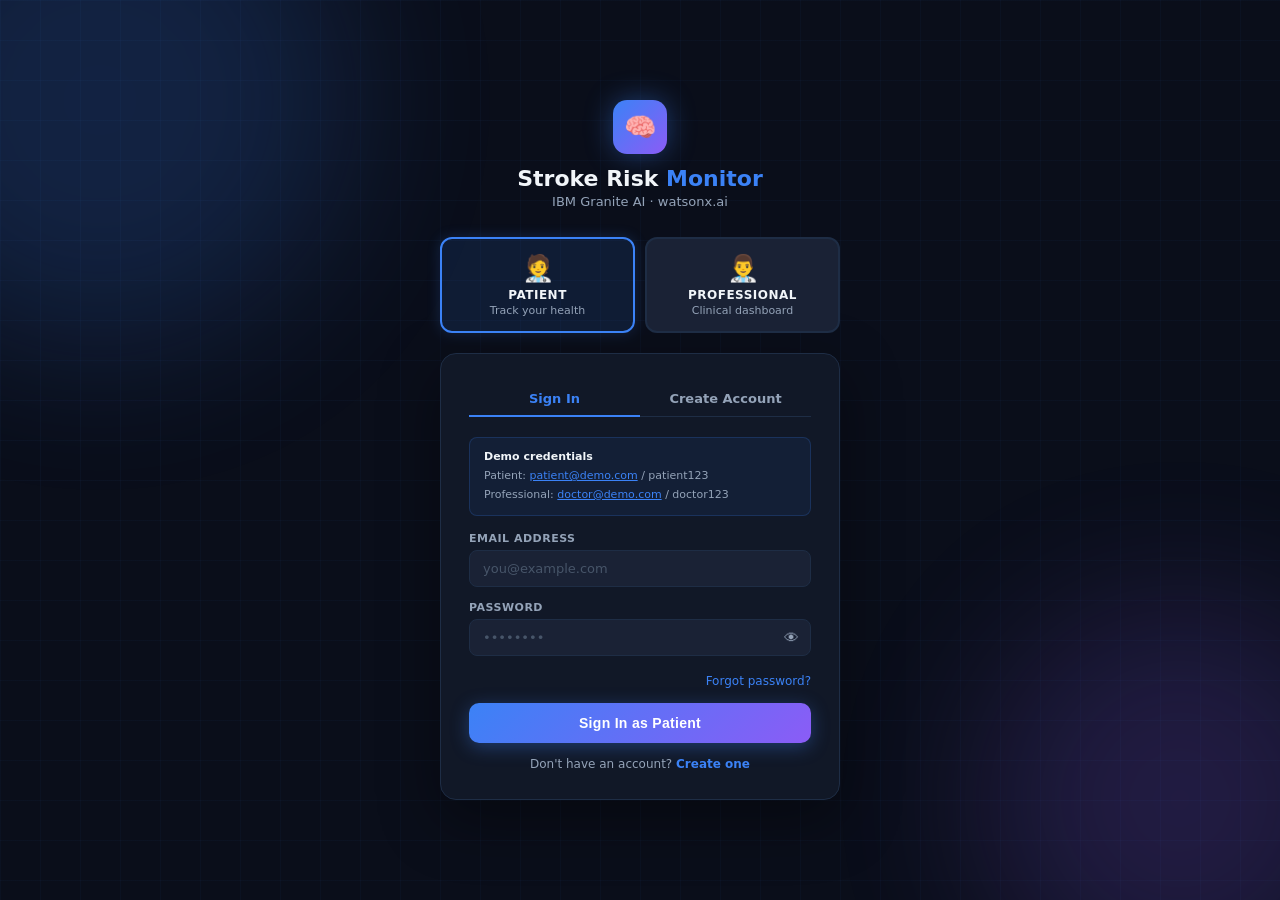
<file: app/templates/login.html>
<!DOCTYPE html>
<html lang="en">
<head>
<meta charset="UTF-8"/>
<meta name="viewport" content="width=device-width,initial-scale=1.0"/>
<title>Sign In — Stroke Risk Monitor</title>
<style>
*{box-sizing:border-box;margin:0;padding:0}
:root{
  --bg:#0a0e1a;--surface:#111827;--surface2:#1a2235;
  --border:#1e2d45;--accent:#3b82f6;--accent2:#8b5cf6;
  --danger:#ef4444;--ok:#10b981;--text:#f1f5f9;--muted:#94a3b8;
}
body{font-family:-apple-system,"Segoe UI",system-ui,sans-serif;
  background:var(--bg);color:var(--text);min-height:100vh;
  display:flex;flex-direction:column;align-items:center;justify-content:center;
  overflow-x:hidden;}
body::before{content:'';position:fixed;inset:0;
  background-image:linear-gradient(rgba(59,130,246,.04) 1px,transparent 1px),
    linear-gradient(90deg,rgba(59,130,246,.04) 1px,transparent 1px);
  background-size:40px 40px;pointer-events:none;}
.blob{position:fixed;border-radius:50%;filter:blur(80px);opacity:.18;pointer-events:none}
.blob1{width:500px;height:500px;background:var(--accent);top:-150px;left:-150px}
.blob2{width:400px;height:400px;background:var(--accent2);bottom:-100px;right:-100px}

.wrap{position:relative;z-index:1;width:100%;max-width:440px;padding:20px}

/* Brand */
.brand{text-align:center;margin-bottom:28px}
.brand-icon{width:54px;height:54px;border-radius:14px;
  background:linear-gradient(135deg,var(--accent),var(--accent2));
  display:flex;align-items:center;justify-content:center;
  font-size:26px;margin:0 auto 12px;box-shadow:0 0 28px rgba(59,130,246,.4);}
.brand h1{font-size:22px;font-weight:800;margin-bottom:3px}
.brand h1 span{color:var(--accent)}
.brand p{font-size:13px;color:var(--muted)}

/* Role tabs */
.role-tabs{display:grid;grid-template-columns:1fr 1fr;gap:10px;margin-bottom:20px}
.role-btn{background:var(--surface2);border:2px solid var(--border);
  border-radius:12px;padding:14px 10px;text-align:center;cursor:pointer;transition:all .2s;}
.role-btn:hover{border-color:var(--accent);background:rgba(59,130,246,.08)}
.role-btn.active{border-color:var(--accent);background:rgba(59,130,246,.12);box-shadow:0 0 14px rgba(59,130,246,.2)}
.role-btn.active.pro{border-color:var(--accent2);background:rgba(139,92,246,.12);box-shadow:0 0 14px rgba(139,92,246,.2)}
.role-icon{font-size:26px;margin-bottom:5px}
.role-label{font-size:12px;font-weight:700;text-transform:uppercase;letter-spacing:.5px}
.role-desc{font-size:11px;color:var(--muted);margin-top:2px}

/* Card */
.card{background:var(--surface);border:1px solid var(--border);border-radius:16px;
  padding:28px;box-shadow:0 20px 60px rgba(0,0,0,.4);}

/* Mode switch (tabs inside card) */
.mode-row{display:flex;border-bottom:1px solid var(--border);margin-bottom:20px}
.mode-tab{flex:1;text-align:center;padding:9px;font-size:13px;font-weight:700;
  color:var(--muted);cursor:pointer;border-bottom:2px solid transparent;
  margin-bottom:-1px;transition:all .15s;}
.mode-tab:hover{color:var(--text)}
.mode-tab.active{color:var(--accent);border-bottom-color:var(--accent)}
.mode-tab.active.pro-tab{color:var(--accent2);border-bottom-color:var(--accent2)}

/* Form elements */
.field{display:flex;flex-direction:column;gap:5px;margin-bottom:14px}
label{font-size:11px;font-weight:600;color:var(--muted);text-transform:uppercase;letter-spacing:.5px}
input,select{background:var(--surface2);border:1px solid var(--border);
  border-radius:8px;padding:10px 13px;font-size:13px;color:var(--text);
  font-family:inherit;width:100%;transition:border .15s,box-shadow .15s;}
input:focus,select:focus{outline:none;border-color:var(--accent);box-shadow:0 0 0 3px rgba(59,130,246,.15)}
input::placeholder{color:#475569}
select option{background:var(--surface2)}

/* Password field with toggle */
.pw-wrap{position:relative}
.pw-wrap input{padding-right:40px}
.pw-toggle{position:absolute;right:12px;top:50%;transform:translateY(-50%);
  background:none;border:none;cursor:pointer;color:var(--muted);font-size:15px;padding:0}
.pw-toggle:hover{color:var(--text)}

.row2{display:grid;grid-template-columns:1fr 1fr;gap:12px}

/* Submit button */
.btn-submit{width:100%;padding:12px;border:none;border-radius:10px;
  font-size:14px;font-weight:700;cursor:pointer;
  background:linear-gradient(135deg,var(--accent),var(--accent2));
  color:#fff;box-shadow:0 4px 18px rgba(59,130,246,.35);
  transition:all .2s;letter-spacing:.3px;margin-top:4px;
  display:flex;align-items:center;justify-content:center;gap:8px;}
.btn-submit:hover{transform:translateY(-1px);box-shadow:0 8px 26px rgba(59,130,246,.5)}
.btn-submit:disabled{opacity:.55;transform:none;cursor:not-allowed}
.btn-submit.pro-mode{background:linear-gradient(135deg,var(--accent2),#ec4899);
  box-shadow:0 4px 18px rgba(139,92,246,.35)}
.btn-submit.pro-mode:hover{box-shadow:0 8px 26px rgba(139,92,246,.5)}
.spinner-sm{width:14px;height:14px;border:2px solid rgba(255,255,255,.25);
  border-top-color:#fff;border-radius:50%;animation:spin .6s linear infinite;display:none}
.spinner-sm.show{display:inline-block}
@keyframes spin{to{transform:rotate(360deg)}}

/* Alert boxes */
.alert{border-radius:8px;padding:10px 14px;font-size:12px;margin-bottom:14px;display:none}
.alert.show{display:block}
.alert-err{background:rgba(239,68,68,.12);border:1px solid rgba(239,68,68,.3);color:#fca5a5}
.alert-ok{background:rgba(16,185,129,.12);border:1px solid rgba(16,185,129,.3);color:#6ee7b7}
.alert-warn{background:rgba(245,158,11,.12);border:1px solid rgba(245,158,11,.3);color:#fcd34d}

/* Demo hint */
.demo-box{background:rgba(59,130,246,.07);border:1px solid rgba(59,130,246,.2);
  border-radius:8px;padding:10px 14px;font-size:11px;color:var(--muted);
  margin-bottom:16px;line-height:1.7;}
.demo-box strong{color:var(--text)}
.demo-box a{color:var(--accent);cursor:pointer;text-decoration:underline}

/* Divider */
.divider{display:flex;align-items:center;gap:10px;margin:16px 0;color:var(--muted);font-size:12px}
.divider::before,.divider::after{content:'';flex:1;height:1px;background:var(--border)}

.hint{font-size:12px;color:var(--muted);text-align:center;margin-top:14px}
.hint a{color:var(--accent);cursor:pointer;font-weight:600;text-decoration:none}
.hint a:hover{text-decoration:underline}

/* Password strength */
.strength-bar{height:3px;border-radius:2px;margin-top:5px;transition:all .3s;background:var(--border)}
.strength-label{font-size:10px;color:var(--muted);margin-top:3px}

/* Terms */
.terms{font-size:11px;color:var(--muted);margin-top:10px;line-height:1.6}
.terms a{color:var(--accent)}

/* Account type badge in signup */
.account-banner{border-radius:8px;padding:10px 14px;font-size:12px;margin-bottom:16px;
  display:flex;align-items:center;gap:8px}
.ab-patient{background:rgba(59,130,246,.1);border:1px solid rgba(59,130,246,.2);color:var(--accent)}
.ab-pro{background:rgba(139,92,246,.1);border:1px solid rgba(139,92,246,.2);color:var(--accent2)}
</style>
</head>
<body>
<div class="blob blob1"></div>
<div class="blob blob2"></div>

<div class="wrap">
  <!-- Brand -->
  <div class="brand">
    <div class="brand-icon">🧠</div>
    <h1>Stroke Risk <span>Monitor</span></h1>
    <p>IBM Granite AI · watsonx.ai</p>
  </div>

  <!-- Role selector -->
  <div class="role-tabs">
    <div class="role-btn active" id="tab-patient" onclick="selectRole('patient')">
      <div class="role-icon">🧑‍⚕️</div>
      <div class="role-label">Patient</div>
      <div class="role-desc">Track your health</div>
    </div>
    <div class="role-btn" id="tab-pro" onclick="selectRole('professional')">
      <div class="role-icon">👨‍⚕️</div>
      <div class="role-label">Professional</div>
      <div class="role-desc">Clinical dashboard</div>
    </div>
  </div>

  <!-- Card with Sign In / Create Account tabs -->
  <div class="card">
    <div class="mode-row">
      <div class="mode-tab active" id="mt-signin" onclick="switchMode('signin')">Sign In</div>
      <div class="mode-tab" id="mt-signup" onclick="switchMode('signup')">Create Account</div>
    </div>

    <!-- ── SIGN IN PANEL ── -->
    <div id="panel-signin">
      <div class="demo-box" id="demo-box">
        <strong>Demo credentials</strong><br>
        Patient: <a onclick="fillDemo('patient')">patient@demo.com</a> / patient123<br>
        Professional: <a onclick="fillDemo('professional')">doctor@demo.com</a> / doctor123
      </div>
      <div class="alert alert-err" id="login-err"></div>
      <div class="alert alert-ok" id="login-ok"></div>

      <div class="field">
        <label>Email Address</label>
        <input id="li-email" type="email" placeholder="you@example.com" autocomplete="username"/>
      </div>
      <div class="field">
        <label>Password</label>
        <div class="pw-wrap">
          <input id="li-password" type="password" placeholder="••••••••"
                 autocomplete="current-password" onkeydown="if(event.key==='Enter') doLogin()"/>
          <button class="pw-toggle" type="button" onclick="togglePw('li-password',this)">👁</button>
        </div>
      </div>

      <div style="text-align:right;margin-bottom:14px">
        <a style="font-size:12px;color:var(--accent);cursor:pointer" onclick="showForgot()">Forgot password?</a>
      </div>

      <button class="btn-submit" id="li-btn" onclick="doLogin()">
        <span id="li-btn-txt">Sign In as Patient</span>
        <div class="spinner-sm" id="li-spin"></div>
      </button>

      <div class="hint">Don't have an account? <a onclick="switchMode('signup')">Create one</a></div>
    </div>

    <!-- ── CREATE ACCOUNT PANEL ── -->
    <div id="panel-signup" style="display:none">
      <div class="account-banner ab-patient" id="acc-banner">
        🧑‍⚕️ Creating a <strong>Patient</strong> account
      </div>
      <div class="alert alert-err" id="reg-err"></div>
      <div class="alert alert-ok" id="reg-ok"></div>

      <div class="row2">
        <div class="field">
          <label>First Name *</label>
          <input id="reg-fname" type="text" placeholder="Jane"/>
        </div>
        <div class="field">
          <label>Last Name *</label>
          <input id="reg-lname" type="text" placeholder="Smith"/>
        </div>
      </div>
      <div class="field">
        <label>Email Address *</label>
        <input id="reg-email" type="email" placeholder="jane@example.com" autocomplete="username"/>
      </div>

      <!-- Professional-only field -->
      <div class="field" id="reg-org-field" style="display:none">
        <label>Hospital / Organisation *</label>
        <input id="reg-org" type="text" placeholder="e.g. City General Hospital"/>
      </div>
      <div class="field" id="reg-lic-field" style="display:none">
        <label>Medical Licence Number *</label>
        <input id="reg-lic" type="text" placeholder="e.g. MCI-2024-00123"/>
      </div>

      <!-- Patient-only field -->
      <div class="field" id="reg-dob-field">
        <label>Date of Birth</label>
        <input id="reg-dob" type="date"/>
      </div>

      <div style="background:rgba(59,130,246,.06);border:1px solid rgba(59,130,246,.15);border-radius:8px;padding:14px;margin-bottom:2px">
        <div style="font-size:11px;font-weight:700;color:var(--accent);text-transform:uppercase;letter-spacing:.5px;margin-bottom:10px">
          👥 Emergency Neighbor Contacts
        </div>
        <div style="display:flex;flex-direction:column;gap:10px">
          <div style="display:grid;grid-template-columns:1fr 1fr;gap:10px">
            <div class="field" style="margin-bottom:0">
              <label>Neighbor 1 Name</label>
              <input id="reg-nb1-name" type="text" placeholder="e.g. Ravi Kumar"/>
            </div>
            <div class="field" style="margin-bottom:0">
              <label>Neighbor 1 Phone</label>
              <input id="reg-nb1-phone" type="tel" placeholder="+91-98765-11111"/>
            </div>
          </div>
          <div style="display:grid;grid-template-columns:1fr 1fr;gap:10px">
            <div class="field" style="margin-bottom:0">
              <label>Neighbor 2 Name</label>
              <input id="reg-nb2-name" type="text" placeholder="e.g. Priya Sharma"/>
            </div>
            <div class="field" style="margin-bottom:0">
              <label>Neighbor 2 Phone</label>
              <input id="reg-nb2-phone" type="tel" placeholder="+91-98765-22222"/>
            </div>
          </div>
        </div>
        <div style="font-size:10px;color:var(--muted);margin-top:8px">These contacts will be alerted in case of an SOS emergency.</div>
      </div>

      <div class="field">
        <label>Password *</label>
        <div class="pw-wrap">
          <input id="reg-pw" type="password" placeholder="Minimum 8 characters"
                 oninput="checkStrength(this.value)" autocomplete="new-password"/>
          <button class="pw-toggle" type="button" onclick="togglePw('reg-pw',this)">👁</button>
        </div>
        <div class="strength-bar" id="str-bar"></div>
        <div class="strength-label" id="str-lbl"></div>
      </div>
      <div class="field">
        <label>Confirm Password *</label>
        <div class="pw-wrap">
          <input id="reg-pw2" type="password" placeholder="Repeat password" autocomplete="new-password"
                 onkeydown="if(event.key==='Enter') doRegister()"/>
          <button class="pw-toggle" type="button" onclick="togglePw('reg-pw2',this)">👁</button>
        </div>
      </div>

      <p class="terms">By creating an account you agree to our <a href="#">Terms of Service</a> and
        acknowledge that this is a decision-support tool only — not a diagnostic system.</p>

      <button class="btn-submit" id="reg-btn" onclick="doRegister()" style="margin-top:14px">
        <span id="reg-btn-txt">Create Patient Account</span>
        <div class="spinner-sm" id="reg-spin"></div>
      </button>

      <div class="hint">Already have an account? <a onclick="switchMode('signin')">Sign in</a></div>
    </div>

    <!-- ── FORGOT PASSWORD PANEL ── -->
    <div id="panel-forgot" style="display:none">
      <div class="alert alert-ok" id="forgot-ok"></div>
      <p style="font-size:13px;color:var(--muted);margin-bottom:16px">Enter your registered email address and we'll send you a password reset link.</p>
      <div class="field">
        <label>Email Address</label>
        <input id="fp-email" type="email" placeholder="you@example.com"/>
      </div>
      <button class="btn-submit" onclick="doForgot()">Send Reset Link</button>
      <div class="hint" style="margin-top:12px"><a onclick="switchMode('signin')">Back to Sign In</a></div>
    </div>
  </div>
</div>

<script>
/* ─── State ──────────────────────────────────────────────────────────────── */
let _role = 'patient';
let _mode = 'signin'; // 'signin' | 'signup' | 'forgot'

/* ─── Built-in accounts (demo + all user-created accounts stored in localStorage) */
const DEMO = {
  patient:      { email:'patient@demo.com',  password:'patient123',  name:'Demo Patient',    role:'patient' },
  professional: { email:'doctor@demo.com',   password:'doctor123',   name:'Dr. Demo',         role:'professional' },
};

function getAccounts(){
  try{ return JSON.parse(localStorage.getItem('srm_accounts')||'[]'); } catch{ return []; }
}
function saveAccounts(list){
  localStorage.setItem('srm_accounts', JSON.stringify(list));
}

/* ─── Role selector ──────────────────────────────────────────────────────── */
function selectRole(role){
  _role = role;
  const isPro = role === 'professional';

  // Tab highlight
  const pt = document.getElementById('tab-patient');
  const pp = document.getElementById('tab-pro');
  pt.classList.toggle('active', !isPro);
  pp.classList.toggle('active', isPro);
  if(isPro) pp.classList.add('pro'); else pp.classList.remove('pro');

  // Sign-in button
  const liBtn = document.getElementById('li-btn');
  const liTxt = document.getElementById('li-btn-txt');
  liTxt.textContent = isPro ? 'Sign In as Professional' : 'Sign In as Patient';
  liBtn.className   = 'btn-submit' + (isPro ? ' pro-mode' : '');

  // Sign-up button + banner
  document.getElementById('reg-btn-txt').textContent = isPro ? 'Create Professional Account' : 'Create Patient Account';
  document.getElementById('reg-btn').className       = 'btn-submit' + (isPro ? ' pro-mode' : '');
  document.getElementById('acc-banner').className    = 'account-banner ' + (isPro ? 'ab-pro' : 'ab-patient');
  document.getElementById('acc-banner').innerHTML    = isPro
    ? '👨‍⚕️ Creating a <strong>Professional</strong> account'
    : '🧑‍⚕️ Creating a <strong>Patient</strong> account';

  // Professional-only fields
  document.getElementById('reg-org-field').style.display = isPro ? 'flex' : 'none';
  document.getElementById('reg-lic-field').style.display = isPro ? 'flex' : 'none';
  document.getElementById('reg-dob-field').style.display = isPro ? 'none' : 'flex';

  // Mode tab colors
  const mtSign = document.getElementById('mt-signin');
  const mtReg  = document.getElementById('mt-signup');
  if(isPro){
    mtSign.classList.add('pro-tab'); mtReg.classList.add('pro-tab');
  } else {
    mtSign.classList.remove('pro-tab'); mtReg.classList.remove('pro-tab');
  }

  clearAlerts();
}

/* ─── Mode switch ────────────────────────────────────────────────────────── */
function switchMode(mode){
  _mode = mode;
  document.getElementById('panel-signin').style.display  = mode==='signin'  ? 'block' : 'none';
  document.getElementById('panel-signup').style.display  = mode==='signup'  ? 'block' : 'none';
  document.getElementById('panel-forgot').style.display  = mode==='forgot'  ? 'block' : 'none';
  document.getElementById('mt-signin').classList.toggle('active', mode==='signin');
  document.getElementById('mt-signup').classList.toggle('active', mode==='signup');
  clearAlerts();
}
function showForgot(){ switchMode('forgot'); }

/* ─── Utilities ──────────────────────────────────────────────────────────── */
function clearAlerts(){
  ['login-err','login-ok','reg-err','reg-ok','forgot-ok'].forEach(id=>{
    const el=document.getElementById(id); if(el){el.className='alert';el.textContent='';}
  });
}
function showAlert(id, type, msg){
  const el=document.getElementById(id); if(!el) return;
  el.className=`alert alert-${type} show`; el.textContent=msg;
}
function togglePw(inputId, btn){
  const inp=document.getElementById(inputId);
  if(!inp) return;
  inp.type = inp.type==='password' ? 'text' : 'password';
  btn.textContent = inp.type==='password' ? '👁' : '🙈';
}
function fillDemo(role){
  selectRole(role);
  switchMode('signin');
  const creds = { patient:{e:'patient@demo.com',p:'patient123'}, professional:{e:'doctor@demo.com',p:'doctor123'} };
  document.getElementById('li-email').value    = creds[role].e;
  document.getElementById('li-password').value = creds[role].p;
}

/* ─── Password strength ──────────────────────────────────────────────────── */
function checkStrength(pw){
  const bar=document.getElementById('str-bar'); const lbl=document.getElementById('str-lbl');
  if(!pw){ bar.style.width='0'; bar.style.background='var(--border)'; lbl.textContent=''; return; }
  let score=0;
  if(pw.length>=8) score++;
  if(pw.length>=12) score++;
  if(/[A-Z]/.test(pw)) score++;
  if(/[0-9]/.test(pw)) score++;
  if(/[^A-Za-z0-9]/.test(pw)) score++;
  const levels=[
    {w:'20%',c:'#ef4444',t:'Very weak'},
    {w:'40%',c:'#f97316',t:'Weak'},
    {w:'60%',c:'#f59e0b',t:'Fair'},
    {w:'80%',c:'#84cc16',t:'Strong'},
    {w:'100%',c:'#10b981',t:'Very strong'},
  ];
  const l=levels[Math.min(score,4)];
  bar.style.width=l.w; bar.style.background=l.c; lbl.textContent=l.t; lbl.style.color=l.c;
}

/* ─── SIGN IN ────────────────────────────────────────────────────────────── */
function doLogin(){
  clearAlerts();
  const email = document.getElementById('li-email').value.trim().toLowerCase();
  const pw    = document.getElementById('li-password').value;
  if(!email||!pw){ showAlert('login-err','err','Please fill in all fields.'); return; }

  const btn=document.getElementById('li-btn'); const spin=document.getElementById('li-spin');
  btn.disabled=true; spin.classList.add('show');

  setTimeout(()=>{
    // Check demo accounts first
    const demo = Object.values(DEMO).find(d=>d.email===email&&d.role===_role);
    if(demo && demo.password===pw){
      sessionStorage.setItem('srm_role', _role);
      sessionStorage.setItem('srm_user', email);
      sessionStorage.setItem('srm_name', demo.name);
      showAlert('login-ok','ok','✓ Signed in! Redirecting…');
      setTimeout(()=>window.location.href=_role==='professional'?'/professional':'/patient', 700);
      return;
    }
    // Check user-created accounts
    const accounts = getAccounts();
    const account  = accounts.find(a=>a.email===email&&a.role===_role);
    if(account && account.password===pw){
      sessionStorage.setItem('srm_role', _role);
      sessionStorage.setItem('srm_user', email);
      sessionStorage.setItem('srm_name', account.name);
      showAlert('login-ok','ok','✓ Signed in! Redirecting…');
      setTimeout(()=>window.location.href=_role==='professional'?'/professional':'/patient', 700);
      return;
    }
    btn.disabled=false; spin.classList.remove('show');
    showAlert('login-err','err','❌ Invalid email or password. Please try again.');
    document.getElementById('li-password').value='';
    document.getElementById('li-password').focus();
  }, 600);
}

/* ─── CREATE ACCOUNT ─────────────────────────────────────────────────────── */
function doRegister(){
  clearAlerts();
  const fname = document.getElementById('reg-fname').value.trim();
  const lname = document.getElementById('reg-lname').value.trim();
  const email = document.getElementById('reg-email').value.trim().toLowerCase();
  const pw    = document.getElementById('reg-pw').value;
  const pw2   = document.getElementById('reg-pw2').value;
  const org   = document.getElementById('reg-org').value.trim();
  const lic   = document.getElementById('reg-lic').value.trim();

  // Validation
  if(!fname||!lname||!email||!pw||!pw2){
    showAlert('reg-err','err','❌ Please fill in all required fields.'); return;
  }
  if(!/^[^\s@]+@[^\s@]+\.[^\s@]+$/.test(email)){
    showAlert('reg-err','err','❌ Please enter a valid email address.'); return;
  }
  if(pw.length<8){
    showAlert('reg-err','err','❌ Password must be at least 8 characters.'); return;
  }
  if(pw!==pw2){
    showAlert('reg-err','err','❌ Passwords do not match.'); return;
  }
  if(_role==='professional'&&(!org||!lic)){
    showAlert('reg-err','err','❌ Hospital name and licence number are required for professionals.'); return;
  }

  // Block demo email re-registration
  if(email==='patient@demo.com'||email==='doctor@demo.com'){
    showAlert('reg-err','err','❌ This email is reserved for demo use. Please use a different email.'); return;
  }

  // Check for duplicate email
  const accounts = getAccounts();
  if(accounts.find(a=>a.email===email&&a.role===_role)){
    showAlert('reg-err','err','❌ An account with this email already exists. Try signing in.'); return;
  }

  const btn=document.getElementById('reg-btn'); const spin=document.getElementById('reg-spin');
  btn.disabled=true; spin.classList.add('show');

  setTimeout(()=>{
    // Collect neighbor contacts (patient only)
    const neighbors = _role==='patient' ? [
      { name: document.getElementById('reg-nb1-name').value.trim(), phone: document.getElementById('reg-nb1-phone').value.trim() },
      { name: document.getElementById('reg-nb2-name').value.trim(), phone: document.getElementById('reg-nb2-phone').value.trim() },
    ].filter(n=>n.name||n.phone) : [];

    const newAccount = {
      email, password:pw, role:_role,
      name: _role==='professional' ? `Dr. ${fname} ${lname}` : `${fname} ${lname}`,
      firstName:fname, lastName:lname,
      ..._role==='professional' ? {org, licence:lic} : {dob:document.getElementById('reg-dob').value, neighbors},
      createdAt: new Date().toISOString(),
    };
    accounts.push(newAccount);
    saveAccounts(accounts);

    btn.disabled=false; spin.classList.remove('show');
    showAlert('reg-ok','ok',`✅ Account created for ${newAccount.name}! You can now sign in.`);

    // Auto-fill sign-in and switch
    setTimeout(()=>{
      document.getElementById('li-email').value    = email;
      document.getElementById('li-password').value = pw;
      switchMode('signin');
      showAlert('login-ok','ok','Account created — click Sign In to continue.');
    }, 1200);
  }, 700);
}

/* ─── FORGOT PASSWORD ────────────────────────────────────────────────────── */
function doForgot(){
  const email=document.getElementById('fp-email').value.trim().toLowerCase();
  if(!email){ return; }
  // Simulate
  showAlert('forgot-ok','ok',`✉️ If an account exists for ${email}, a reset link has been sent.`);
}

/* ─── Init ───────────────────────────────────────────────────────────────── */
selectRole('patient');
</script>
</body>
</html>
</file>
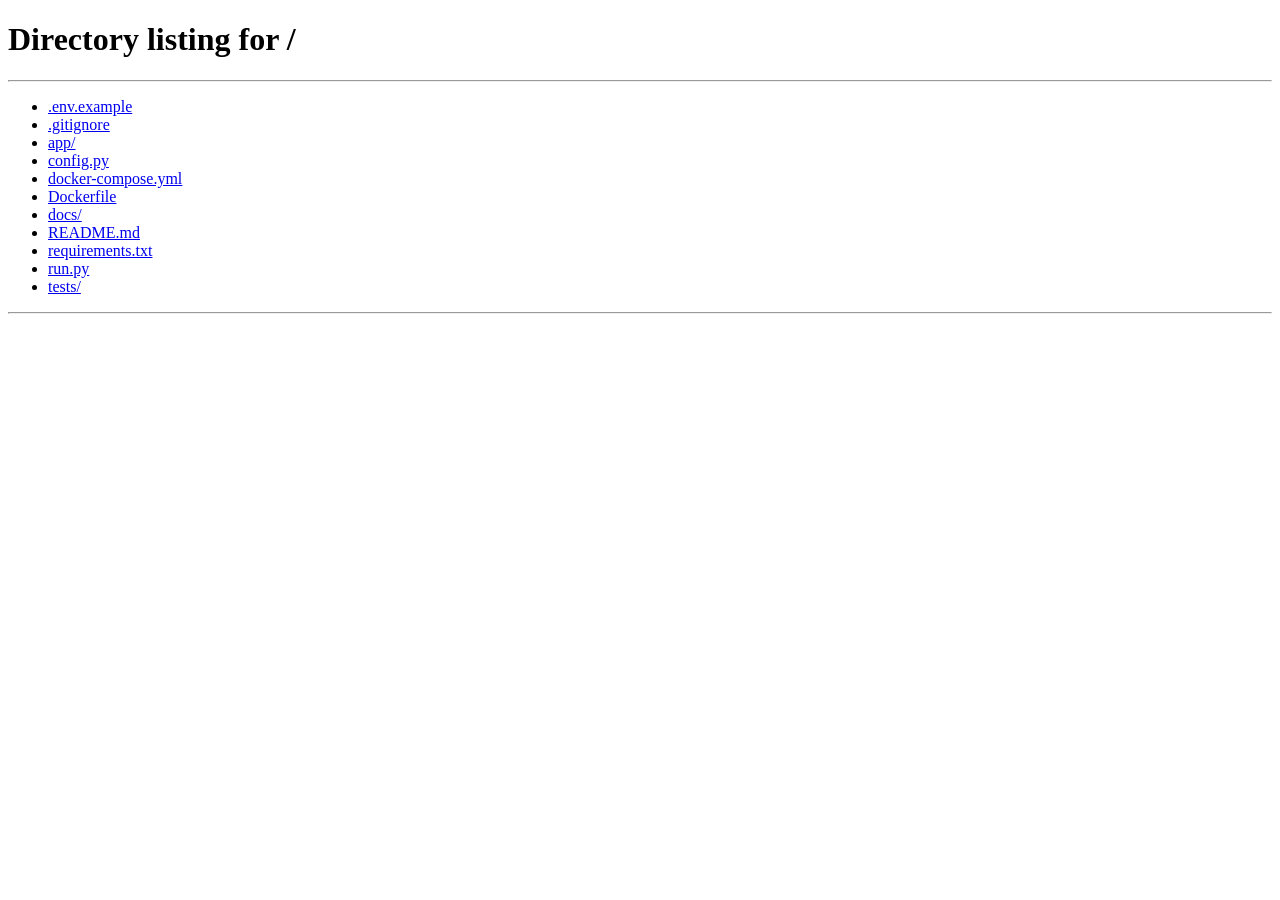
<file: app/templates/patient.html>
<!DOCTYPE html>
<html lang="en">
<head>
<meta charset="UTF-8"/>
<meta name="viewport" content="width=device-width,initial-scale=1.0"/>
<title>My Health Dashboard — Stroke Risk Monitor</title>
<style>
*{box-sizing:border-box;margin:0;padding:0}
:root{
  --bg:#0a0e1a;--surface:#111827;--surface2:#1a2235;
  --border:#1e2d45;--accent:#3b82f6;--accent2:#8b5cf6;
  --danger:#ef4444;--warn:#f59e0b;--ok:#10b981;
  --text:#f1f5f9;--muted:#94a3b8;
  --glow-blue:0 0 20px rgba(59,130,246,.3);
  --glow-red:0 0 25px rgba(239,68,68,.5);
}
html{scroll-behavior:smooth}
body{font-family:-apple-system,"Segoe UI",system-ui,sans-serif;
  background:var(--bg);color:var(--text);font-size:14px;overflow-x:hidden}
body::before{content:'';position:fixed;inset:0;
  background-image:linear-gradient(rgba(59,130,246,.03) 1px,transparent 1px),
    linear-gradient(90deg,rgba(59,130,246,.03) 1px,transparent 1px);
  background-size:40px 40px;pointer-events:none;}

/* ── Header ── */
header{position:sticky;top:0;z-index:200;background:rgba(10,14,26,.88);
  backdrop-filter:blur(16px);border-bottom:1px solid var(--border);
  padding:0 24px;display:flex;align-items:center;gap:14px;height:58px;}
.logo{display:flex;align-items:center;gap:10px}
.logo-icon{width:34px;height:34px;border-radius:10px;
  background:linear-gradient(135deg,var(--accent),var(--accent2));
  display:flex;align-items:center;justify-content:center;font-size:17px;}
.logo h1{font-size:15px;font-weight:700}
.logo h1 span{color:var(--accent)}
.hdr-right{margin-left:auto;display:flex;align-items:center;gap:14px}
.avatar{width:32px;height:32px;border-radius:50%;background:linear-gradient(135deg,var(--accent),var(--accent2));
  display:flex;align-items:center;justify-content:center;font-size:14px;font-weight:700;cursor:pointer}
.hdr-name{font-size:13px;color:var(--muted)}
.btn-logout{background:none;border:1px solid var(--border);border-radius:6px;
  padding:5px 12px;font-size:12px;color:var(--muted);cursor:pointer;font-family:inherit;
  transition:all .15s}
.btn-logout:hover{border-color:var(--danger);color:var(--danger)}

/* ── Layout ── */
.wrapper{display:flex;min-height:calc(100vh - 58px)}
nav{width:210px;flex-shrink:0;background:rgba(17,24,39,.7);backdrop-filter:blur(12px);
  border-right:1px solid var(--border);padding:16px 0;
  position:sticky;top:58px;height:calc(100vh - 58px);overflow-y:auto;}
nav::-webkit-scrollbar{width:4px}
nav::-webkit-scrollbar-thumb{background:var(--border);border-radius:4px}
.nav-sec{font-size:10px;text-transform:uppercase;letter-spacing:1px;color:var(--muted);
  padding:14px 18px 6px;font-weight:600}
nav ul{list-style:none}
nav li a{display:flex;align-items:center;gap:10px;padding:9px 18px;
  color:var(--muted);font-size:13px;border-left:2px solid transparent;
  transition:all .15s;cursor:pointer;text-decoration:none;}
nav li a:hover{background:rgba(255,255,255,.04);color:var(--text);border-left-color:var(--border)}
nav li a.active{background:rgba(59,130,246,.1);color:var(--accent);border-left-color:var(--accent)}
nav li a.sos-link{color:#fca5a5}
nav li a.sos-link.active,nav li a.sos-link:hover{background:rgba(239,68,68,.12);
  color:var(--danger);border-left-color:var(--danger)}
.nav-badge{margin-left:auto;font-size:9px;font-weight:700;background:var(--danger);
  color:#fff;border-radius:10px;padding:1px 6px;animation:pb 1.5s infinite}
@keyframes pb{0%,100%{transform:scale(1)}50%{transform:scale(1.1)}}
.nav-icon{font-size:15px;width:20px;text-align:center}

main{flex:1;padding:28px;max-width:1000px}

/* ── Page header ── */
.pg-hdr{margin-bottom:22px}
.pg-hdr h2{font-size:21px;font-weight:700;margin-bottom:3px}
.pg-hdr p{color:var(--muted);font-size:13px}
.crumb{font-size:11px;color:var(--muted);margin-bottom:6px}
.crumb span{color:var(--accent)}

/* ── Stat cards ── */
.stat-row{display:grid;grid-template-columns:repeat(4,1fr);gap:14px;margin-bottom:24px}
.stat-card{background:var(--surface);border:1px solid var(--border);border-radius:12px;
  padding:18px 20px;position:relative;overflow:hidden;transition:transform .2s,box-shadow .2s}
.stat-card:hover{transform:translateY(-2px);box-shadow:var(--glow-blue)}
.stat-card::before{content:'';position:absolute;top:0;left:0;right:0;height:2px;
  background:linear-gradient(90deg,var(--accent),var(--accent2))}
.stat-card .sc-icon{font-size:20px;margin-bottom:8px}
.stat-card .sc-val{font-size:24px;font-weight:800;line-height:1}
.stat-card .sc-lbl{font-size:11px;color:var(--muted);margin-top:4px;text-transform:uppercase;letter-spacing:.5px}
.stat-card .sc-sub{font-size:11px;margin-top:5px;font-weight:600}

/* ── Cards ── */
.card{background:var(--surface);border:1px solid var(--border);border-radius:14px;
  padding:24px;margin-bottom:20px;position:relative;overflow:hidden}
.card-blue::after{content:'';position:absolute;top:-40px;right:-40px;width:140px;height:140px;
  border-radius:50%;background:radial-gradient(circle,rgba(59,130,246,.1),transparent 70%);pointer-events:none}
.card-purple::after{content:'';position:absolute;top:-40px;right:-40px;width:140px;height:140px;
  border-radius:50%;background:radial-gradient(circle,rgba(139,92,246,.1),transparent 70%);pointer-events:none}
.card h3{font-size:15px;font-weight:700;margin-bottom:4px;display:flex;align-items:center;gap:8px}
.card p.sub{color:var(--muted);font-size:12px;margin-bottom:18px}

/* ── SVG Charts ── */
.chart-wrap{position:relative;width:100%;margin:8px 0 4px}
.chart-label-row{display:flex;justify-content:space-between;font-size:10px;color:var(--muted);margin-top:4px;padding:0 2px}
.chart-title{font-size:11px;color:var(--muted);text-transform:uppercase;letter-spacing:.5px;margin-bottom:8px;font-weight:600}
.charts-grid{display:grid;grid-template-columns:1fr 1fr;gap:20px}
.chart-container{background:var(--surface2);border:1px solid var(--border);border-radius:10px;padding:16px}

/* ── Wristband ── */
.wband-status{display:flex;align-items:center;gap:14px;padding:16px;
  background:var(--surface2);border:1px solid var(--border);border-radius:12px;margin-bottom:16px}
.wband-icon{font-size:36px}
.wband-info .wb-name{font-weight:700;font-size:14px}
.wband-info .wb-status{font-size:12px;margin-top:2px}
.wb-connected{color:var(--ok)}
.wb-disconnected{color:var(--muted)}
.wb-dot{width:8px;height:8px;border-radius:50%;display:inline-block;margin-right:4px}
.wb-dot-on{background:var(--ok);box-shadow:0 0 6px var(--ok);animation:blink 2s infinite}
.wb-dot-off{background:var(--muted)}
@keyframes blink{0%,100%{opacity:1}50%{opacity:.4}}
.wb-metrics{display:grid;grid-template-columns:repeat(3,1fr);gap:10px;margin-top:12px}
.wb-metric{background:var(--surface);border:1px solid var(--border);border-radius:8px;
  padding:12px;text-align:center}
.wb-metric .wm-val{font-size:20px;font-weight:800}
.wb-metric .wm-lbl{font-size:10px;color:var(--muted);margin-top:3px;text-transform:uppercase;letter-spacing:.4px}

/* ── Btn styles ── */
.btn-row{margin-top:18px;display:flex;gap:10px;flex-wrap:wrap;align-items:center}
.btn{border:none;border-radius:8px;padding:10px 20px;font-size:13px;font-weight:700;
  cursor:pointer;transition:all .2s;display:inline-flex;align-items:center;gap:7px;font-family:inherit}
.btn-primary{background:linear-gradient(135deg,var(--accent),var(--accent2));
  color:#fff;box-shadow:0 4px 15px rgba(59,130,246,.3)}
.btn-primary:hover{transform:translateY(-1px);box-shadow:0 6px 20px rgba(59,130,246,.45)}
.btn-secondary{background:var(--surface2);color:var(--text);border:1px solid var(--border)}
.btn-secondary:hover{border-color:var(--accent);color:var(--accent)}
.btn-danger{background:linear-gradient(135deg,#ef4444,#b91c1c);color:#fff;
  box-shadow:0 4px 15px rgba(239,68,68,.4)}
.btn-danger:hover{transform:translateY(-2px);box-shadow:0 8px 25px rgba(239,68,68,.6)}

/* ── SOS ── */
.sos-container{text-align:center;padding:24px 0 16px}
.sos-btn{width:150px;height:150px;border-radius:50%;border:none;cursor:pointer;
  background:radial-gradient(circle at 35% 35%,#ff6b6b,#b91c1c);
  color:#fff;font-size:28px;font-weight:900;
  display:flex;flex-direction:column;align-items:center;justify-content:center;gap:4px;
  margin:0 auto;animation:sos-idle 2.5s infinite;transition:transform .2s}
.sos-btn:hover{transform:scale(1.05);animation:sos-active 1s infinite}
.sos-btn .sos-lbl{font-size:11px;letter-spacing:2px;font-weight:700;opacity:.9}
@keyframes sos-idle{
  0%,100%{box-shadow:0 0 0 0 rgba(239,68,68,.4),0 0 30px rgba(239,68,68,.3)}
  50%{box-shadow:0 0 0 18px rgba(239,68,68,0),0 0 50px rgba(239,68,68,.5)}
}
@keyframes sos-active{
  0%,100%{box-shadow:0 0 0 0 rgba(239,68,68,.8),0 0 40px rgba(239,68,68,.5)}
  50%{box-shadow:0 0 0 28px rgba(239,68,68,0),0 0 70px rgba(239,68,68,.8)}
}
.sos-msg{display:none;margin-top:14px;background:rgba(239,68,68,.12);
  border:1px solid rgba(239,68,68,.3);border-radius:10px;padding:14px 16px;font-size:13px;color:#fca5a5}
.sos-msg.show{display:block;animation:flash 1s infinite}
@keyframes flash{0%,100%{opacity:1}50%{opacity:.7}}

.nb-grid{display:grid;grid-template-columns:repeat(3,1fr);gap:10px;margin:12px 0}
.nb-card{background:var(--surface2);border:1px solid var(--border);border-radius:10px;padding:12px;transition:all .3s}
.nb-card.notified{border-color:var(--ok);background:rgba(16,185,129,.08);box-shadow:0 0 12px rgba(16,185,129,.2)}
.nb-name{font-weight:700;font-size:13px;margin-bottom:2px}
.nb-phone{font-size:11px;color:var(--muted)}
.nb-addr{font-size:11px;color:var(--muted);margin-top:2px}
.nb-st{margin-top:8px;font-size:11px;font-weight:700;padding:3px 8px;border-radius:4px;display:inline-block}
.nb-idle{background:rgba(148,163,184,.1);color:var(--muted)}
.nb-sent{background:rgba(16,185,129,.15);color:var(--ok)}

/* ── FAST ── */
.fast-row{display:grid;grid-template-columns:repeat(4,1fr);gap:10px;margin:10px 0 18px}
.fast-card{background:var(--surface2);border:1px solid var(--border);border-radius:10px;
  padding:14px;text-align:center;transition:all .3s}
.fast-card .fl{font-size:30px;font-weight:900;line-height:1;
  background:linear-gradient(135deg,var(--accent),var(--accent2));
  -webkit-background-clip:text;-webkit-text-fill-color:transparent}
.fast-card .fw{font-size:10px;color:var(--muted);margin-top:3px;font-weight:600;text-transform:uppercase;letter-spacing:.5px}
.fast-card.flagged{background:rgba(239,68,68,.1);border-color:var(--danger);box-shadow:var(--glow-red)}
.fast-card.flagged .fl{background:linear-gradient(135deg,#ef4444,#f97316);-webkit-background-clip:text;-webkit-text-fill-color:transparent}

/* ── Toast ── */
#tc{position:fixed;top:70px;right:20px;z-index:9999;display:flex;flex-direction:column;gap:8px}
.toast{background:var(--surface);border:1px solid var(--border);border-radius:10px;
  padding:12px 16px;min-width:260px;max-width:360px;
  box-shadow:0 8px 32px rgba(0,0,0,.4);display:flex;align-items:flex-start;gap:10px;
  animation:tin .3s ease}
.toast.removing{animation:tout .3s ease forwards}
@keyframes tin{from{transform:translateX(100%);opacity:0}to{transform:translateX(0);opacity:1}}
@keyframes tout{to{transform:translateX(110%);opacity:0}}
.t-emergency{border-color:var(--danger);background:rgba(239,68,68,.12)}
.t-ok{border-color:var(--ok);background:rgba(16,185,129,.1)}
.t-warn{border-color:var(--warn);background:rgba(245,158,11,.1)}
.t-icon{font-size:17px;flex-shrink:0;margin-top:1px}
.t-title{font-weight:700;font-size:13px;margin-bottom:2px}
.t-msg{font-size:12px;color:var(--muted)}
.t-close{margin-left:auto;cursor:pointer;background:none;border:none;color:var(--muted);font-size:15px}

/* ── Medication table ── */
.med-table{width:100%;border-collapse:collapse;font-size:13px}
.med-table th{text-align:left;padding:8px 12px;font-size:11px;text-transform:uppercase;
  letter-spacing:.5px;color:var(--muted);border-bottom:1px solid var(--border)}
.med-table td{padding:10px 12px;border-bottom:1px solid rgba(30,45,69,.5)}
.med-table tr:last-child td{border-bottom:none}
.pill{display:inline-block;padding:2px 8px;border-radius:10px;font-size:11px;font-weight:600}
.pill-ok{background:rgba(16,185,129,.15);color:var(--ok)}
.pill-warn{background:rgba(245,158,11,.15);color:var(--warn)}

/* ── Spinner ── */
.spinner{width:15px;height:15px;border:2px solid rgba(255,255,255,.2);
  border-top-color:#fff;border-radius:50%;animation:spin .6s linear infinite;display:none}
.spinner.show{display:inline-block}
@keyframes spin{to{transform:rotate(360deg)}}

@media(max-width:768px){
  nav{display:none}
  .stat-row{grid-template-columns:1fr 1fr}
  .charts-grid{grid-template-columns:1fr}
  .wb-metrics{grid-template-columns:1fr 1fr}
  .fast-row{grid-template-columns:1fr 1fr}
  .nb-grid{grid-template-columns:1fr}
}
</style>
</head>
<body>
<div id="tc"></div>

<header>
  <div class="logo">
    <div class="logo-icon">🧠</div>
    <h1>Stroke Risk <span>Monitor</span></h1>
  </div>
  <div class="hdr-right">
    <span class="hdr-name" id="hdr-name">Patient</span>
    <div class="avatar" id="avatar-icon">P</div>
    <button class="btn-logout" onclick="logout()">Sign Out</button>
  </div>
</header>

<div class="wrapper">
  <nav>
    <div class="nav-sec">My Health</div>
    <ul>
      <li><a data-page="overview" class="active"><span class="nav-icon">🏠</span>Overview</a></li>
      <li><a data-page="vitals"><span class="nav-icon">📊</span>Health Reports</a></li>
      <li><a data-page="wristband"><span class="nav-icon">⌚</span>Wristband</a></li>
      <li><a data-page="medications"><span class="nav-icon">💊</span>Medications</a></li>
      <li><a data-page="hosp_reports"><span class="nav-icon">🏥</span>Hospital Reports</a></li>
    </ul>
    <div class="nav-sec">Emergency</div>
    <ul>
      <li><a data-page="emergency" class="sos-link"><span class="nav-icon">🚨</span>SOS Alert<span class="nav-badge">SOS</span></a></li>
    </ul>
  </nav>

  <main id="main-content"></main>
</div>

<script>
const API = '/api/v1';

/* ─── Auth guard ─────────────────────────────────────────────────────────── */
(function(){
  const role = sessionStorage.getItem('srm_role');
  if(role !== 'patient') window.location.href = '/';
  const user = sessionStorage.getItem('srm_user') || 'patient@demo.com';
  document.getElementById('hdr-name').textContent = user;
  document.getElementById('avatar-icon').textContent = user[0].toUpperCase();
})();

function logout(){ sessionStorage.clear(); window.location.href = '/'; }

/* ─── Toast ──────────────────────────────────────────────────────────────── */
function toast(type, title, msg, dur=5000){
  const icons={emergency:'🚨',ok:'✅',warn:'⚠️',info:'ℹ️'};
  const cls={emergency:'t-emergency',ok:'t-ok',warn:'t-warn',info:''};
  const t=document.createElement('div');
  t.className=`toast ${cls[type]||''}`;
  t.innerHTML=`<span class="t-icon">${icons[type]||'ℹ️'}</span>
    <div><div class="t-title">${title}</div><div class="t-msg">${msg}</div></div>
    <button class="t-close" onclick="this.closest('.toast').remove()">✕</button>`;
  document.getElementById('tc').prepend(t);
  if(dur) setTimeout(()=>{t.classList.add('removing');setTimeout(()=>t.remove(),300);},dur);
}

/* ─── Sparkline SVG helper ───────────────────────────────────────────────── */
function sparkline(data, color, width=300, height=70, fill=true){
  if(!data||!data.length) return '';
  const mx=Math.max(...data), mn=Math.min(...data);
  const pad=4, W=width-pad*2, H=height-pad*2;
  const xs=data.map((_,i)=>pad+i*(W/(data.length-1)));
  const ys=data.map(v=>pad+H-(mn===mx?H/2:(v-mn)/(mx-mn)*H));
  const pts=xs.map((x,i)=>`${x},${ys[i]}`).join(' ');
  const area=`${pts} ${xs[xs.length-1]},${height-pad} ${xs[0]},${height-pad}`;
  return `<svg viewBox="0 0 ${width} ${height}" xmlns="http://www.w3.org/2000/svg" style="width:100%;height:${height}px">
    ${fill?`<polygon points="${area}" fill="${color}" opacity=".12"/>`:``}
    <polyline points="${pts}" fill="none" stroke="${color}" stroke-width="2" stroke-linejoin="round" stroke-linecap="round"/>
    ${xs.map((x,i)=>`<circle cx="${x}" cy="${ys[i]}" r="3" fill="${color}"/>`).join('')}
  </svg>`;
}

/* ─── Sample health data ─────────────────────────────────────────────────── */
const DATA = {
  bp_sys:   [148,152,155,159,156,162,158,165,160,158,163,157,155,158,160],
  bp_dia:   [92,94,96,98,97,100,96,102,98,96,99,95,94,96,97],
  glucose:  [118,122,128,131,129,135,138,133,137,140,136,138,142,139,138],
  bmi:      [28.8,28.9,29.0,29.1,29.2,29.3,29.3,29.4,29.4,29.4,29.5,29.5,29.4,29.4,29.4],
  labels:   ['5 Nov','6','7','8','9','10','11','12','13','14','15','16','17','18','19 Nov'],
};

/* ─── Pages ──────────────────────────────────────────────────────────────── */

function pageOverview(){
  return `
<div class="pg-hdr">
  <div class="crumb">My Health / <span>Overview</span></div>
  <h2>Good morning, Jane 👋</h2>
  <p>Here is a summary of your health today — 19 Nov 2026</p>
</div>

<div class="stat-row">
  <div class="stat-card">
    <div class="sc-icon">❤️</div>
    <div class="sc-val" style="background:linear-gradient(135deg,#ef4444,#f97316);-webkit-background-clip:text;-webkit-text-fill-color:transparent">158/97</div>
    <div class="sc-lbl">Blood Pressure</div>
    <div class="sc-sub" style="color:var(--warn)">↑ Elevated</div>
  </div>
  <div class="stat-card">
    <div class="sc-icon">🩸</div>
    <div class="sc-val" style="background:linear-gradient(135deg,var(--warn),#ef4444);-webkit-background-clip:text;-webkit-text-fill-color:transparent">138</div>
    <div class="sc-lbl">Blood Glucose mg/dL</div>
    <div class="sc-sub" style="color:var(--warn)">↑ Above normal</div>
  </div>
  <div class="stat-card">
    <div class="sc-icon">⚖️</div>
    <div class="sc-val" style="background:linear-gradient(135deg,var(--accent),var(--accent2));-webkit-background-clip:text;-webkit-text-fill-color:transparent">29.4</div>
    <div class="sc-lbl">BMI</div>
    <div class="sc-sub" style="color:var(--accent)">→ Overweight</div>
  </div>
  <div class="stat-card">
    <div class="sc-icon">⌚</div>
    <div class="sc-val" style="background:linear-gradient(135deg,var(--ok),#06b6d4);-webkit-background-clip:text;-webkit-text-fill-color:transparent">72</div>
    <div class="sc-lbl">Heart Rate bpm</div>
    <div class="sc-sub" style="color:var(--ok)">✓ Normal</div>
  </div>
</div>

<div style="display:grid;grid-template-columns:1fr 1fr;gap:20px">
  <div class="card card-blue">
    <h3>📈 Blood Pressure Trend</h3>
    <p class="sub">Last 15 readings</p>
    <div class="chart-wrap">${sparkline(DATA.bp_sys,'#ef4444')}</div>
    <div class="chart-label-row"><span>${DATA.labels[0]}</span><span>${DATA.labels[DATA.labels.length-1]}</span></div>
    <div style="font-size:11px;color:var(--muted);margin-top:6px">Systolic range: ${Math.min(...DATA.bp_sys)}–${Math.max(...DATA.bp_sys)} mmHg</div>
  </div>
  <div class="card card-purple">
    <h3>🩸 Blood Glucose Trend</h3>
    <p class="sub">Last 15 readings</p>
    <div class="chart-wrap">${sparkline(DATA.glucose,'#f59e0b')}</div>
    <div class="chart-label-row"><span>${DATA.labels[0]}</span><span>${DATA.labels[DATA.labels.length-1]}</span></div>
    <div style="font-size:11px;color:var(--muted);margin-top:6px">Range: ${Math.min(...DATA.glucose)}–${Math.max(...DATA.glucose)} mg/dL · Target: &lt;126</div>
  </div>
</div>

<div class="card card-blue" style="margin-top:20px">
  <h3>⚠️ Your Health Reminders</h3>
  <p class="sub">Based on your latest readings</p>
  <div style="display:flex;flex-direction:column;gap:10px">
    <div style="background:rgba(245,158,11,.08);border:1px solid rgba(245,158,11,.25);border-radius:8px;padding:12px;font-size:13px">
      🩺 <strong>Blood pressure is elevated (158/97)</strong> — Take your Amlodipine 5mg as prescribed. Reduce salt intake today.
    </div>
    <div style="background:rgba(245,158,11,.08);border:1px solid rgba(245,158,11,.25);border-radius:8px;padding:12px;font-size:13px">
      🍽️ <strong>Glucose is trending upward</strong> — Avoid high-sugar foods. Walk for 20 minutes after meals.
    </div>
    <div style="background:rgba(16,185,129,.08);border:1px solid rgba(16,185,129,.25);border-radius:8px;padding:12px;font-size:13px">
      ✅ <strong>Heart rate is normal (72 bpm)</strong> — Keep up your current activity level.
    </div>
  </div>
</div>`;
}

function pageVitals(){
  return `
<div class="pg-hdr">
  <div class="crumb">My Health / <span>Health Reports</span></div>
  <h2>📊 Health Reports</h2>
  <p>Visual trends of your key health metrics over the past 15 readings</p>
</div>

<div class="charts-grid">
  <div class="chart-container">
    <div class="chart-title">❤️ Systolic Blood Pressure (mmHg)</div>
    <div class="chart-wrap">${sparkline(DATA.bp_sys,'#ef4444',320,90)}</div>
    <div class="chart-label-row"><span>${DATA.labels[0]}</span><span>Latest: ${DATA.bp_sys.at(-1)}</span><span>${DATA.labels.at(-1)}</span></div>
    <div style="margin-top:10px;font-size:11px;color:var(--muted)">Normal &lt;120 · Elevated 120–129 · Stage 1: 130–139 · Stage 2: ≥140</div>
    <div style="margin-top:5px;font-size:11px;font-weight:600;color:var(--warn)">Status: Stage 2 Hypertension</div>
  </div>

  <div class="chart-container">
    <div class="chart-title">❤️ Diastolic Blood Pressure (mmHg)</div>
    <div class="chart-wrap">${sparkline(DATA.bp_dia,'#f97316',320,90)}</div>
    <div class="chart-label-row"><span>${DATA.labels[0]}</span><span>Latest: ${DATA.bp_dia.at(-1)}</span><span>${DATA.labels.at(-1)}</span></div>
    <div style="margin-top:10px;font-size:11px;color:var(--muted)">Normal &lt;80 · Stage 1: 80–89 · Stage 2: ≥90</div>
    <div style="margin-top:5px;font-size:11px;font-weight:600;color:var(--warn)">Status: Stage 2 Hypertension</div>
  </div>

  <div class="chart-container">
    <div class="chart-title">🩸 Blood Glucose (mg/dL)</div>
    <div class="chart-wrap">${sparkline(DATA.glucose,'#f59e0b',320,90)}</div>
    <div class="chart-label-row"><span>${DATA.labels[0]}</span><span>Latest: ${DATA.glucose.at(-1)}</span><span>${DATA.labels.at(-1)}</span></div>
    <div style="margin-top:10px;font-size:11px;color:var(--muted)">Normal (fasting) &lt;100 · Pre-diabetic: 100–125 · Diabetic risk: ≥126</div>
    <div style="margin-top:5px;font-size:11px;font-weight:600;color:var(--warn)">Status: Pre-diabetic range — monitor closely</div>
  </div>

  <div class="chart-container">
    <div class="chart-title">⚖️ BMI</div>
    <div class="chart-wrap">${sparkline(DATA.bmi,'#8b5cf6',320,90)}</div>
    <div class="chart-label-row"><span>${DATA.labels[0]}</span><span>Latest: ${DATA.bmi.at(-1)}</span><span>${DATA.labels.at(-1)}</span></div>
    <div style="margin-top:10px;font-size:11px;color:var(--muted)">Normal: 18.5–24.9 · Overweight: 25–29.9 · Obese: ≥30</div>
    <div style="margin-top:5px;font-size:11px;font-weight:600;color:var(--accent)">Status: Overweight — trending toward obese</div>
  </div>
</div>

<div class="card card-blue" style="margin-top:4px">
  <h3>📋 Recent Readings Log</h3>
  <p class="sub">Last 5 recorded sessions</p>
  <table class="med-table">
    <thead><tr><th>Date</th><th>BP</th><th>Glucose</th><th>BMI</th><th>Status</th></tr></thead>
    <tbody>
      <tr><td>19 Nov 2026</td><td>158/97</td><td>138 mg/dL</td><td>29.4</td><td><span class="pill pill-warn">Elevated</span></td></tr>
      <tr><td>18 Nov 2026</td><td>155/95</td><td>139 mg/dL</td><td>29.4</td><td><span class="pill pill-warn">Elevated</span></td></tr>
      <tr><td>17 Nov 2026</td><td>160/96</td><td>142 mg/dL</td><td>29.4</td><td><span class="pill pill-warn">High</span></td></tr>
      <tr><td>15 Nov 2026</td><td>163/99</td><td>136 mg/dL</td><td>29.5</td><td><span class="pill pill-warn">High</span></td></tr>
      <tr><td>12 Nov 2026</td><td>165/102</td><td>133 mg/dL</td><td>29.4</td><td><span class="pill pill-warn">High</span></td></tr>
    </tbody>
  </table>
</div>`;
}

function pageWristband(){
  return `
<div class="pg-hdr">
  <div class="crumb">My Health / <span>Wristband</span></div>
  <h2>⌚ Smart Wristband</h2>
  <p>Link and manage your wearable health sensor</p>
</div>

<div class="card card-blue">
  <h3>Device Status</h3>
  <p class="sub">Your connected wearable device</p>
  <div class="wband-status" id="wb-status">
    <div class="wband-icon">⌚</div>
    <div class="wband-info">
      <div class="wb-name" id="wb-name">No device linked</div>
      <div class="wb-status wb-disconnected" id="wb-conn">
        <span class="wb-dot wb-dot-off"></span> Not connected
      </div>
    </div>
  </div>

  <div class="wb-metrics" id="wb-metrics" style="display:none">
    <div class="wb-metric">
      <div class="wm-val" style="color:#ef4444" id="wb-hr">72</div>
      <div class="wm-lbl">❤️ Heart Rate</div>
    </div>
    <div class="wb-metric">
      <div class="wm-val" style="color:var(--ok)" id="wb-spo2">97%</div>
      <div class="wm-lbl">🫁 SpO2</div>
    </div>
    <div class="wb-metric">
      <div class="wm-val" style="color:var(--accent)" id="wb-steps">4,218</div>
      <div class="wm-lbl">👟 Steps</div>
    </div>
  </div>

  <div class="btn-row" id="wb-btn-row">
    <button class="btn btn-primary" id="wb-link-btn" onclick="linkWristband()">
      🔗 Link Wristband <div class="spinner" id="wb-spin"></div>
    </button>
  </div>
</div>

<div class="card card-purple" id="wb-pair-card" style="display:none">
  <h3>📡 Pairing Mode</h3>
  <p class="sub">Make sure your wristband is in pairing mode (hold button 3s)</p>
  <div style="text-align:center;padding:20px 0">
    <div style="font-size:50px;animation:pulse-icon 1s infinite">📡</div>
    <p style="margin-top:12px;color:var(--accent);font-weight:600;font-size:14px" id="scan-txt">Scanning for devices…</p>
    <div style="margin-top:8px;font-size:12px;color:var(--muted)" id="scan-sub">This may take up to 30 seconds</div>
  </div>
</div>

<div class="card card-blue">
  <h3>📋 Compatible Devices</h3>
  <p class="sub">Supported health wristbands</p>
  <div style="display:grid;grid-template-columns:repeat(3,1fr);gap:12px">
    ${['Mi Band 7','Fitbit Charge 6','Apple Watch Series 9','Samsung Galaxy Watch 6','Garmin Vivosmart 5','Omron HeartGuide'].map(d=>`
    <div style="background:var(--surface2);border:1px solid var(--border);border-radius:8px;padding:12px;text-align:center">
      <div style="font-size:22px;margin-bottom:6px">⌚</div>
      <div style="font-size:12px;font-weight:600">${d}</div>
      <div style="font-size:10px;color:var(--ok);margin-top:3px">✓ Supported</div>
    </div>`).join('')}
  </div>
</div>`;
}

function pageMedications(){
  return `
<div class="pg-hdr">
  <div class="crumb">My Health / <span>Medications</span></div>
  <h2>💊 My Medications</h2>
  <p>Your current prescribed medications and schedule</p>
</div>
<div class="card card-blue">
  <h3>Prescription List</h3>
  <p class="sub">As prescribed by your healthcare provider</p>
  <table class="med-table">
    <thead><tr><th>Medication</th><th>Dose</th><th>Frequency</th><th>Purpose</th><th>Status</th></tr></thead>
    <tbody>
      <tr><td>Amlodipine</td><td>5 mg</td><td>Once daily (morning)</td><td>Blood pressure</td><td><span class="pill pill-ok">Active</span></td></tr>
      <tr><td>Metformin</td><td>500 mg</td><td>Twice daily (meals)</td><td>Blood glucose</td><td><span class="pill pill-ok">Active</span></td></tr>
      <tr><td>Aspirin</td><td>75 mg</td><td>Once daily (night)</td><td>Blood thinning</td><td><span class="pill pill-ok">Active</span></td></tr>
      <tr><td>Atorvastatin</td><td>20 mg</td><td>Once daily (night)</td><td>Cholesterol</td><td><span class="pill pill-warn">Review due</span></td></tr>
    </tbody>
  </table>
  <div class="btn-row">
    <button class="btn btn-secondary" onclick="toast('ok','Reminder Set','You will be reminded to take your medications at the scheduled times.')">🔔 Set Reminders</button>
  </div>
</div>
<div class="card card-purple">
  <h3>📅 Today's Schedule</h3>
  <p class="sub">Medication timeline for today</p>
  <div style="display:flex;flex-direction:column;gap:10px">
    ${[
      {time:'08:00',med:'Amlodipine 5mg',done:true},
      {time:'13:00',med:'Metformin 500mg (lunch)',done:true},
      {time:'20:00',med:'Metformin 500mg (dinner)',done:false},
      {time:'22:00',med:'Aspirin 75mg + Atorvastatin 20mg',done:false},
    ].map(r=>`
    <div style="display:flex;align-items:center;gap:14px;background:var(--surface2);border:1px solid ${r.done?'rgba(16,185,129,.3)':'var(--border)'};border-radius:8px;padding:12px 14px">
      <span style="font-size:13px;font-weight:700;color:var(--muted);min-width:46px">${r.time}</span>
      <span style="flex:1;font-size:13px">${r.med}</span>
      <span style="font-size:12px;font-weight:700;color:${r.done?'var(--ok)':'var(--muted)'}">${r.done?'✅ Taken':'⏳ Pending'}</span>
    </div>`).join('')}
  </div>
</div>`;
}

function pageEmergency(){
  setTimeout(()=>{ loadNeighbors(); },100);
  return `
<div class="pg-hdr">
  <div class="crumb">Emergency / <span style="color:var(--danger)">SOS Alert</span></div>
  <h2 style="color:var(--danger)">🚨 Emergency SOS</h2>
  <p>One press alerts your doctor, nearest ambulance, and all registered neighbors</p>
</div>

<!-- SOS Button -->
<div class="card" style="border-color:rgba(239,68,68,.4);background:rgba(239,68,68,.04)">
  <div class="sos-container">
    <button class="sos-btn" onclick="triggerSOS()" id="sos-btn">
      <span style="font-size:38px">🚨</span>
      <span class="sos-lbl">SOS</span>
    </button>
    <p style="margin-top:14px;font-size:13px;color:#fca5a5;font-weight:600">Press for instant emergency broadcast</p>
    <p style="font-size:11px;color:var(--muted);margin-top:4px">Simultaneously notifies your doctor · ambulance · neighbors</p>
    <div class="sos-msg" id="sos-msg">🚨 Emergency alert sent! Doctor, ambulance &amp; neighbors have been notified.<br><strong>Call 999 / 112 immediately if you can.</strong></div>
  </div>
</div>

<!-- Dispatch Status (shown after SOS) -->
<div id="dispatch-panel" style="display:none">
  <div style="display:grid;grid-template-columns:repeat(3,1fr);gap:14px;margin-bottom:20px">
    <div id="ds-doctor" style="background:var(--surface);border:2px solid var(--border);border-radius:14px;padding:16px;text-align:center;transition:all .4s">
      <div style="font-size:28px;margin-bottom:8px">👨‍⚕️</div>
      <div style="font-weight:700;font-size:13px;margin-bottom:4px">Doctor Notified</div>
      <div id="ds-doctor-st" style="font-size:11px;color:var(--muted)">Sending…</div>
    </div>
    <div id="ds-ambulance" style="background:var(--surface);border:2px solid var(--border);border-radius:14px;padding:16px;text-align:center;transition:all .4s">
      <div style="font-size:28px;margin-bottom:8px">🚑</div>
      <div style="font-weight:700;font-size:13px;margin-bottom:4px">Ambulance</div>
      <div id="ds-amb-st" style="font-size:11px;color:var(--muted)">Locating nearest unit…</div>
    </div>
    <div id="ds-neighbors" style="background:var(--surface);border:2px solid var(--border);border-radius:14px;padding:16px;text-align:center;transition:all .4s">
      <div style="font-size:28px;margin-bottom:8px">👥</div>
      <div style="font-weight:700;font-size:13px;margin-bottom:4px">Neighbors</div>
      <div id="ds-nb-st" style="font-size:11px;color:var(--muted)">Broadcasting…</div>
    </div>
  </div>
  <!-- Ambulance detail card -->
  <div id="amb-detail-card" style="display:none;background:rgba(16,185,129,.06);border:1px solid rgba(16,185,129,.3);border-radius:14px;padding:18px;margin-bottom:20px">
    <div style="display:flex;align-items:center;gap:14px;margin-bottom:12px">
      <span style="font-size:34px">🚑</span>
      <div>
        <div style="font-weight:800;font-size:15px;color:var(--ok)">Ambulance Dispatched</div>
        <div id="amb-unit" style="font-size:12px;color:var(--muted);margin-top:2px"></div>
      </div>
      <div style="margin-left:auto;text-align:right">
        <div style="font-size:28px;font-weight:900;color:var(--ok)" id="amb-eta">—</div>
        <div style="font-size:11px;color:var(--muted)">ETA (minutes)</div>
      </div>
    </div>
    <div style="display:grid;grid-template-columns:1fr 1fr;gap:10px;font-size:12px">
      <div style="background:var(--surface2);border:1px solid var(--border);border-radius:8px;padding:10px">
        <div style="color:var(--muted);font-size:10px;text-transform:uppercase;letter-spacing:.4px;margin-bottom:4px">Unit</div>
        <div id="amb-unit-no" style="font-weight:700"></div>
      </div>
      <div style="background:var(--surface2);border:1px solid var(--border);border-radius:8px;padding:10px">
        <div style="color:var(--muted);font-size:10px;text-transform:uppercase;letter-spacing:.4px;margin-bottom:4px">Contact</div>
        <div id="amb-contact" style="font-weight:700"></div>
      </div>
    </div>
  </div>
</div>

<!-- FAST Stroke Signs -->
<div class="card" style="border-color:rgba(239,68,68,.2)">
  <h3>FAST Stroke Warning Signs</h3>
  <p class="sub">Recognise these symptoms immediately</p>
  <div class="fast-row">
    <div class="fast-card"><div class="fl">F</div><div class="fw">Face Drooping?</div></div>
    <div class="fast-card"><div class="fl">A</div><div class="fw">Arm Weakness?</div></div>
    <div class="fast-card"><div class="fl">S</div><div class="fw">Speech Slurred?</div></div>
    <div class="fast-card"><div class="fl">T</div><div class="fw">Time — Call 999</div></div>
  </div>
</div>

<!-- Symptom Checker -->
<div class="card card-purple">
  <h3>🩺 Symptom Checker</h3>
  <p class="sub">Tick any symptoms you feel right now — we will advise what to do</p>
  <div style="display:grid;grid-template-columns:1fr 1fr;gap:10px;margin-bottom:16px" id="symptom-checks">
    ${[
      ['sym-face','😶 Face drooping or uneven smile'],
      ['sym-arm','💪 Arm weakness or numbness'],
      ['sym-speech','🗣️ Slurred or confused speech'],
      ['sym-headache','🤕 Sudden severe headache'],
      ['sym-vision','👁️ Sudden blurred/lost vision'],
      ['sym-balance','🤸 Loss of balance or dizziness'],
      ['sym-chest','💔 Chest tightness or pain'],
      ['sym-numb','⚡ Sudden numbness (face/arm/leg)'],
    ].map(([id,label])=>`
      <label style="display:flex;align-items:center;gap:10px;background:var(--surface2);border:1px solid var(--border);
        border-radius:8px;padding:10px 12px;cursor:pointer;font-size:13px;transition:border .2s"
        onmouseover="this.style.borderColor='var(--accent2)'" onmouseout="this.style.borderColor='var(--border)'">
        <input type="checkbox" id="${id}" style="width:16px;height:16px;accent-color:var(--danger);cursor:pointer">
        ${label}
      </label>`).join('')}
  </div>
  <div class="btn-row">
    <button class="btn btn-primary" onclick="checkSymptoms()" style="background:linear-gradient(135deg,var(--accent2),#ec4899)">
      🩺 Assess My Symptoms
    </button>
    <button class="btn btn-secondary" onclick="clearSymptoms()">Clear</button>
  </div>
  <div id="symptom-result" style="display:none;margin-top:16px;border-radius:10px;overflow:hidden"></div>
</div>

<!-- Stress Management -->
<div class="card card-blue">
  <h3>🧘 Stress & Wellness Control</h3>
  <p class="sub">Evidence-based techniques to reduce stress and protect your cardiovascular health</p>

  <!-- Stress level picker -->
  <div style="margin-bottom:18px">
    <div style="font-size:11px;font-weight:700;color:var(--muted);text-transform:uppercase;letter-spacing:.5px;margin-bottom:10px">How stressed do you feel right now?</div>
    <div style="display:grid;grid-template-columns:repeat(5,1fr);gap:8px" id="stress-level-row">
      ${[['1','😌','Calm'],['2','🙂','Mild'],['3','😐','Moderate'],['4','😟','High'],['5','😰','Very High']].map(([v,e,l])=>`
        <div class="stress-lvl-btn" data-val="${v}" onclick="selectStressLevel(${v})"
          style="background:var(--surface2);border:2px solid var(--border);border-radius:10px;padding:10px 4px;
          text-align:center;cursor:pointer;transition:all .2s">
          <div style="font-size:22px">${e}</div>
          <div style="font-size:10px;color:var(--muted);margin-top:4px;font-weight:600">${l}</div>
        </div>`).join('')}
    </div>
  </div>

  <!-- Breathing exercise -->
  <div style="background:rgba(59,130,246,.07);border:1px solid rgba(59,130,246,.18);border-radius:12px;padding:16px;margin-bottom:14px">
    <div style="display:flex;justify-content:space-between;align-items:center;margin-bottom:10px">
      <div style="font-weight:700;font-size:13px">🌬️ 4-7-8 Breathing Exercise</div>
      <button class="btn btn-secondary" onclick="startBreathing()" id="breath-btn" style="font-size:12px;padding:6px 14px">▶ Start</button>
    </div>
    <div style="font-size:12px;color:var(--muted);margin-bottom:10px">Clinically proven to lower heart rate and blood pressure within minutes</div>
    <div id="breath-display" style="display:none;text-align:center;padding:14px 0">
      <div id="breath-circle" style="width:80px;height:80px;border-radius:50%;border:3px solid var(--accent);
        margin:0 auto 10px;display:flex;align-items:center;justify-content:center;font-size:12px;font-weight:700;
        color:var(--accent);transition:transform 4s ease,border-color .5s"></div>
      <div id="breath-label" style="font-size:14px;font-weight:700;color:var(--accent)"></div>
      <div id="breath-count" style="font-size:12px;color:var(--muted);margin-top:4px"></div>
    </div>
  </div>

  <!-- Technique cards -->
  <div style="display:grid;grid-template-columns:1fr 1fr;gap:12px;margin-bottom:14px">
    <div style="background:var(--surface2);border:1px solid var(--border);border-radius:10px;padding:14px">
      <div style="font-size:16px;margin-bottom:6px">🏃</div>
      <div style="font-weight:700;font-size:13px;margin-bottom:4px">Physical Activity</div>
      <div style="font-size:12px;color:var(--muted);line-height:1.6">30 mins of brisk walking daily reduces stroke risk by up to 27%. Even a 10-minute walk lowers cortisol levels immediately.</div>
    </div>
    <div style="background:var(--surface2);border:1px solid var(--border);border-radius:10px;padding:14px">
      <div style="font-size:16px;margin-bottom:6px">🧘</div>
      <div style="font-weight:700;font-size:13px;margin-bottom:4px">Mindfulness & Meditation</div>
      <div style="font-size:12px;color:var(--muted);line-height:1.6">5–10 minutes of daily mindfulness lowers systolic BP by an average of 5 mmHg (AHA guidelines 2023).</div>
    </div>
    <div style="background:var(--surface2);border:1px solid var(--border);border-radius:10px;padding:14px">
      <div style="font-size:16px;margin-bottom:6px">😴</div>
      <div style="font-weight:700;font-size:13px;margin-bottom:4px">Sleep Hygiene</div>
      <div style="font-size:12px;color:var(--muted);line-height:1.6">7–9 hours of quality sleep per night. Poor sleep raises cortisol and BP. Avoid screens 1 hour before bedtime.</div>
    </div>
    <div style="background:var(--surface2);border:1px solid var(--border);border-radius:10px;padding:14px">
      <div style="font-size:16px;margin-bottom:6px">🥗</div>
      <div style="font-weight:700;font-size:13px;margin-bottom:4px">Anti-Stress Diet</div>
      <div style="font-size:12px;color:var(--muted);line-height:1.6">Increase magnesium (leafy greens, nuts), omega-3 (oily fish), and reduce caffeine. DASH diet reduces BP within 2 weeks.</div>
    </div>
  </div>

  <!-- Personalised advice panel -->
  <div id="stress-advice" style="display:none;border-radius:10px;overflow:hidden">
    <div style="padding:12px 16px;font-size:12px;font-weight:700" id="stress-adv-hdr"></div>
    <div style="padding:14px 16px;font-size:13px;line-height:1.7" id="stress-adv-body"></div>
  </div>
</div>

<!-- Neighbor Alert Network -->
<div class="card card-blue">
  <h3>👥 Neighbor Alert Network</h3>
  <p class="sub">These neighbors will be notified when you press SOS</p>
  <div class="nb-grid" id="nb-grid"><div style="color:var(--muted);font-size:12px">Loading…</div></div>
  <div class="btn-row">
    <button class="btn btn-danger" id="nb-btn" onclick="alertNeighbors()">
      📢 Alert All Neighbors <div class="spinner" id="nb-spin"></div>
    </button>
  </div>
</div>`;
}

/* ─── Wristband logic ─────────────────────────────────────────────────────── */
let wbLinked = false;
function linkWristband(){
  const btn=document.getElementById('wb-link-btn');
  const spin=document.getElementById('wb-spin');
  const card=document.getElementById('wb-pair-card');
  if(wbLinked){
    // Unlink
    wbLinked=false;
    document.getElementById('wb-name').textContent='No device linked';
    document.getElementById('wb-conn').innerHTML='<span class="wb-dot wb-dot-off"></span> Not connected';
    document.getElementById('wb-conn').className='wb-status wb-disconnected';
    document.getElementById('wb-metrics').style.display='none';
    btn.textContent='🔗 Link Wristband';
    card.style.display='none';
    toast('info','Wristband Unlinked','Your wristband has been disconnected.');
    return;
  }
  card.style.display='block';
  btn.disabled=true; spin.classList.add('show');
  let t=0;
  const steps=['Scanning for devices…','Found: Mi Band 7 Pro…','Pairing…','Syncing health data…','Connected!'];
  const iv=setInterval(()=>{
    t++;
    if(t<steps.length){
      document.getElementById('scan-txt').textContent=steps[t];
    } else {
      clearInterval(iv);
      card.style.display='none';
      wbLinked=true;
      btn.disabled=false; spin.classList.remove('show');
      btn.innerHTML='🔓 Unlink Wristband';
      document.getElementById('wb-name').textContent='Mi Band 7 Pro — SN: MB7P-20241119';
      document.getElementById('wb-conn').innerHTML='<span class="wb-dot wb-dot-on"></span> Connected — syncing live';
      document.getElementById('wb-conn').className='wb-status wb-connected';
      document.getElementById('wb-metrics').style.display='grid';
      toast('ok','Wristband Linked!','Mi Band 7 Pro connected. Live data syncing.');
      startWBSimulation();
    }
  }, 900);
}
function startWBSimulation(){
  setInterval(()=>{
    const hr=document.getElementById('wb-hr');
    const spo=document.getElementById('wb-spo2');
    const st=document.getElementById('wb-steps');
    if(hr) hr.textContent=68+Math.round(Math.random()*12);
    if(spo) spo.textContent=(96+Math.round(Math.random()*2))+'%';
    if(st){ const c=parseInt((st.textContent||'0').replace(/,/g,''));st.textContent=(c+Math.round(Math.random()*8)).toLocaleString(); }
  },3000);
}

/* ─── Neighbor helpers ────────────────────────────────────────────────────── */
async function loadNeighbors(){
  try{
    const r=await fetch(`${API}/alert/neighbors`);
    const j=await r.json();
    renderNeighbors(j.neighbors||[]);
  }catch{}
}
function renderNeighbors(list){
  const g=document.getElementById('nb-grid'); if(!g) return;
  g.innerHTML=list.map(nb=>`
    <div class="nb-card ${nb.notified_at?'notified':''}" id="nb-${nb.id}">
      <div class="nb-name">👤 ${nb.name}</div>
      <div class="nb-phone">📱 ${nb.phone}</div>
      <div class="nb-addr">📍 ${nb.address}</div>
      <span class="nb-st ${nb.notified_at?'nb-sent':'nb-idle'}">
        ${nb.notified_at?'✅ Notified':'⏳ Standby'}
      </span>
    </div>`).join('');
}
async function alertNeighbors(){
  const btn=document.getElementById('nb-btn');
  const spin=document.getElementById('nb-spin');
  if(btn) btn.disabled=true; if(spin) spin.classList.add('show');
  const patName = sessionStorage.getItem('srm_user') || 'Jane Smith';
  try{
    const r=await fetch(`${API}/alert/neighbors`,{method:'POST',
      headers:{'Content-Type':'application/json'},
      body:JSON.stringify({patient_name:patName,urgency:'EMERGENCY',message:'Patient has pressed SOS — needs immediate help!'})});
    const j=await r.json();
    if(j.success){
      renderNeighbors(j.neighbors_notified||[]);
      toast('emergency',`🚨 ${j.total_notified} Neighbors Notified!`,'Alert broadcast complete.',0);
    }
  }catch(e){toast('warn','Alert Failed',e.message);}
  finally{if(btn) btn.disabled=false; if(spin) spin.classList.remove('show');}
}

function triggerSOS(){
  const btn=document.getElementById('sos-btn');
  if(btn){ btn.style.transform='scale(.9)'; setTimeout(()=>btn.style.transform='',200); }
  const msgEl=document.getElementById('sos-msg');
  if(msgEl) msgEl.classList.add('show');

  // Show dispatch panel immediately
  const panel=document.getElementById('dispatch-panel');
  if(panel) panel.style.display='block';

  // Write SOS event to localStorage so the doctor dashboard picks it up
  const patName = sessionStorage.getItem('srm_user') || 'Jane Smith';
  const sosEvent = {
    id: 'sos_' + Date.now(),
    patient_name: patName,
    time: new Date().toISOString(),
    urgent: true,
    message: 'Patient has triggered SOS emergency alert.',
  };
  localStorage.setItem('srm_sos_event', JSON.stringify(sosEvent));

  toast('emergency','🚨 SOS TRIGGERED!','Doctor, ambulance & neighbors alerted NOW!',0);

  // Step 1 — doctor confirmed (1.2 s)
  setTimeout(()=>{
    const d=document.getElementById('ds-doctor');
    const s=document.getElementById('ds-doctor-st');
    if(d){ d.style.borderColor='var(--ok)'; d.style.background='rgba(16,185,129,.08)'; }
    if(s){ s.textContent='✅ Notified — Dr. Kumar alerted'; s.style.color='var(--ok)'; }
  },1200);

  // Step 2 — ambulance dispatched (2.4 s)
  setTimeout(()=>{
    const d=document.getElementById('ds-ambulance');
    const s=document.getElementById('ds-amb-st');
    if(d){ d.style.borderColor='var(--ok)'; d.style.background='rgba(16,185,129,.08)'; }
    if(s){ s.textContent='✅ Unit AMB-04 dispatched'; s.style.color='var(--ok)'; }
    const ambCard=document.getElementById('amb-detail-card');
    if(ambCard){
      ambCard.style.display='block';
      document.getElementById('amb-unit').textContent='City Emergency Medical Services';
      document.getElementById('amb-eta').textContent='7';
      document.getElementById('amb-unit-no').textContent='Unit AMB-04 · ICU equipped';
      document.getElementById('amb-contact').textContent='📞 112 / 999';
    }
  },2400);

  // Step 3 — neighbors (3.2 s)
  alertNeighbors();
  setTimeout(()=>{
    const d=document.getElementById('ds-neighbors');
    const s=document.getElementById('ds-nb-st');
    if(d){ d.style.borderColor='var(--ok)'; d.style.background='rgba(16,185,129,.08)'; }
    if(s){ s.textContent='✅ 3 neighbors notified'; s.style.color='var(--ok)'; }
  },3200);

  // Countdown ETA every minute
  let eta=7;
  const etaInterval=setInterval(()=>{
    eta--;
    const el=document.getElementById('amb-eta');
    if(el) el.textContent=eta>0?eta:'🚑 Arrived';
    if(eta<=0) clearInterval(etaInterval);
  },60000);
}

/* ─── Symptom checker ─────────────────────────────────────────────────────── */
function checkSymptoms(){
  const allIds=['sym-face','sym-arm','sym-speech','sym-headache','sym-vision','sym-balance','sym-chest','sym-numb'];
  const fastIds=['sym-face','sym-arm','sym-speech'];
  const checked=allIds.filter(id=>{ const el=document.getElementById(id); return el&&el.checked; });
  const fastHit=fastIds.filter(id=>{ const el=document.getElementById(id); return el&&el.checked; });
  const res=document.getElementById('symptom-result');
  if(!res) return;
  res.style.display='block';
  if(checked.length===0){
    res.innerHTML=`<div style="background:rgba(16,185,129,.1);border:1px solid rgba(16,185,129,.3);padding:14px 16px;border-radius:0;font-size:13px;color:var(--ok)">✅ No symptoms selected. If you feel unwell, tick your symptoms above and re-assess.</div>`;
    return;
  }
  if(fastHit.length>=2){
    res.innerHTML=`<div style="background:rgba(239,68,68,.15);border-top:1px solid var(--danger);padding:16px;animation:flash 1s infinite">
      <div style="font-size:15px;font-weight:800;color:#fca5a5;margin-bottom:8px">🚨 POSSIBLE STROKE — ACT NOW</div>
      <div style="font-size:13px;color:#fca5a5;line-height:1.7;margin-bottom:10px">
        You have reported <strong>${fastHit.length} FAST warning signs</strong>. This strongly suggests a possible stroke.
        <strong>Do not wait</strong> — press the SOS button above and call emergency services immediately.
      </div>
      <div style="font-size:13px;font-weight:700;color:#fff;background:var(--danger);border-radius:8px;padding:10px 14px;text-align:center">
        📞 CALL 999 / 112 RIGHT NOW — Do not drive yourself
      </div></div>`;
    toast('emergency','🚨 FAST Signs Detected!','Call emergency services immediately.',0);
  } else if(checked.length>=3||fastHit.length===1){
    res.innerHTML=`<div style="background:rgba(245,158,11,.1);border-top:1px solid rgba(245,158,11,.3);padding:16px">
      <div style="font-size:14px;font-weight:700;color:#fcd34d;margin-bottom:8px">⚠️ Seek Medical Care Soon</div>
      <div style="font-size:13px;color:var(--text);line-height:1.7">You have reported <strong>${checked.length} symptom(s)</strong>. These should be evaluated by a doctor within the next few hours. If symptoms worsen, call 999 / 112 immediately.</div></div>`;
    toast('warn','Symptoms Reported','Please seek medical attention soon.',8000);
  } else {
    res.innerHTML=`<div style="background:rgba(59,130,246,.08);border-top:1px solid rgba(59,130,246,.2);padding:16px">
      <div style="font-size:14px;font-weight:700;color:var(--accent);margin-bottom:8px">ℹ️ Monitor Your Symptoms</div>
      <div style="font-size:13px;color:var(--text);line-height:1.7">You have reported <strong>${checked.length} mild symptom(s)</strong>. Rest, drink water, and monitor how you feel. If symptoms worsen, re-assess or contact your doctor.</div></div>`;
  }
}
function clearSymptoms(){
  ['sym-face','sym-arm','sym-speech','sym-headache','sym-vision','sym-balance','sym-chest','sym-numb']
    .forEach(id=>{ const el=document.getElementById(id); if(el) el.checked=false; });
  const r=document.getElementById('symptom-result'); if(r) r.style.display='none';
}

/* ─── Stress management ───────────────────────────────────────────────────── */
function selectStressLevel(val){
  document.querySelectorAll('.stress-lvl-btn').forEach(b=>{
    const active=parseInt(b.dataset.val)===val;
    b.style.borderColor=active?'var(--accent2)':'var(--border)';
    b.style.background=active?'rgba(139,92,246,.12)':'var(--surface2)';
  });
  const adviceMap={
    1:{color:'rgba(16,185,129,.1)',border:'rgba(16,185,129,.3)',hdr:'😌 You feel calm — keep it up!',hdrColor:'var(--ok)',
       body:'Great work maintaining a calm state. Continue your current routine: regular exercise, good sleep, and a balanced diet are your best long-term protectors against stroke risk.'},
    2:{color:'rgba(59,130,246,.08)',border:'rgba(59,130,246,.2)',hdr:'🙂 Mild stress — easy fixes available',hdrColor:'var(--accent)',
       body:'Try a 5-minute walk or the 4-7-8 breathing exercise above. Light stretching or listening to calm music for 10 minutes can reset your nervous system effectively.'},
    3:{color:'rgba(245,158,11,.08)',border:'rgba(245,158,11,.25)',hdr:'😐 Moderate stress — take action now',hdrColor:'var(--warn)',
       body:'Do the breathing exercise now. Step outside for 10 minutes. Avoid caffeine for the rest of the day. Prolonged moderate stress directly raises blood pressure — do not ignore it.'},
    4:{color:'rgba(239,68,68,.08)',border:'rgba(239,68,68,.3)',hdr:'😟 High stress — act immediately',hdrColor:'#fca5a5',
       body:'Stop what you are doing and do the 4-7-8 breathing exercise for 3 cycles. Call a trusted person. High stress significantly raises stroke risk — notify your doctor if this persists for more than 2 days.'},
    5:{color:'rgba(239,68,68,.15)',border:'var(--danger)',hdr:'😰 Very high stress — urgent',hdrColor:'#fca5a5',
       body:'This requires immediate action. Do the breathing exercise now, lie down in a quiet space, and call someone. If you also experience chest tightness, headache, or any numbness, press SOS or call your doctor immediately.'},
  };
  const advice=adviceMap[val];
  const panel=document.getElementById('stress-advice');
  const hdr=document.getElementById('stress-adv-hdr');
  const body=document.getElementById('stress-adv-body');
  if(panel&&advice){
    panel.style.display='block';
    panel.style.background=advice.color;
    panel.style.border='1px solid '+advice.border;
    hdr.style.color=advice.hdrColor;
    hdr.textContent=advice.hdr;
    body.textContent=advice.body;
  }
}

let _breathRunning=false, _breathTimer=null;
function startBreathing(){
  if(_breathRunning){
    clearTimeout(_breathTimer); _breathRunning=false;
    document.getElementById('breath-display').style.display='none';
    document.getElementById('breath-btn').textContent='▶ Start';
    return;
  }
  _breathRunning=true;
  document.getElementById('breath-display').style.display='block';
  document.getElementById('breath-btn').textContent='■ Stop';
  let cycle=0;
  function runCycle(){
    if(!_breathRunning) return;
    cycle++;
    const lbl=document.getElementById('breath-label');
    const cnt=document.getElementById('breath-count');
    const circle=document.getElementById('breath-circle');
    if(cnt) cnt.textContent='Cycle '+cycle+' of 4';
    if(lbl) lbl.textContent='Inhale…';
    if(circle){ circle.style.transform='scale(1.5)'; circle.style.borderColor='var(--accent)'; circle.textContent='4s'; }
    _breathTimer=setTimeout(()=>{
      if(!_breathRunning) return;
      if(lbl) lbl.textContent='Hold…';
      if(circle){ circle.style.transform='scale(1.5)'; circle.style.borderColor='var(--warn)'; circle.textContent='7s'; }
      _breathTimer=setTimeout(()=>{
        if(!_breathRunning) return;
        if(lbl) lbl.textContent='Exhale slowly…';
        if(circle){ circle.style.transform='scale(1)'; circle.style.borderColor='var(--ok)'; circle.textContent='8s'; }
        _breathTimer=setTimeout(()=>{
          if(!_breathRunning) return;
          if(cycle<4) runCycle();
          else{
            _breathRunning=false;
            if(lbl) lbl.textContent='✅ Complete! Well done.';
            if(circle){ circle.style.borderColor='var(--ok)'; circle.textContent='Done'; }
            document.getElementById('breath-btn').textContent='▶ Restart';
            toast('ok','Breathing Complete','4-7-8 exercise done. Your heart rate should be lower now.',6000);
          }
        },8000);
      },7000);
    },4000);
  }
  runCycle();
}

/* ─── Hospital Reports ───────────────────────────────────────────────────── */
function pageHospitalReports(){
  return `
<div class="pg-hdr">
  <div class="crumb">My Health / <span>Hospital Reports</span></div>
  <h2>🏥 Hospital Reports</h2>
  <p>Your previous hospital visit summaries and discharge reports</p>
</div>

<!-- Upload new report -->
<div class="card card-blue">
  <h3>📤 Upload a New Report</h3>
  <p class="sub">Paste a hospital discharge report to extract and store key findings</p>
  <div style="display:flex;flex-direction:column;gap:14px">
    <div class="field">
      <label>Hospital Name *</label>
      <input id="hr-hosp" placeholder="e.g. City General Hospital"/>
    </div>
    <div style="display:grid;grid-template-columns:1fr 1fr;gap:14px">
      <div class="field">
        <label>Visit Date</label>
        <input id="hr-date" type="date"/>
      </div>
      <div class="field">
        <label>Report Type</label>
        <select id="hr-type">
          <option>Discharge Summary</option>
          <option>Outpatient Report</option>
          <option>Lab Results</option>
          <option>Radiology Report</option>
          <option>Cardiology Report</option>
          <option>Emergency Report</option>
        </select>
      </div>
    </div>
    <div class="field">
      <label>Report Text *</label>
      <textarea id="hr-text" style="min-height:140px"
        placeholder="Paste the full hospital report text here…"></textarea>
    </div>
  </div>
  <div class="btn-row">
    <button class="btn btn-primary" id="hr-btn" onclick="submitReport()">
      📤 Save &amp; Analyse <div class="spinner" id="hr-spin"></div>
    </button>
    <button class="btn btn-secondary" onclick="loadSampleReport()">Load Sample</button>
  </div>
  <div id="hr-alert" style="display:none;margin-top:12px;border-radius:8px;padding:10px 14px;font-size:12px"></div>
</div>

<!-- AI Report Analysis Result -->
<div class="card card-blue" id="ai-analysis-card" style="display:none">
  <h3>🤖 AI Report Analysis</h3>
  <p class="sub">IBM Granite AI · cardiovascular findings extracted from your report</p>
  <div id="ai-summary-box" style="background:rgba(59,130,246,.07);border:1px solid rgba(59,130,246,.18);
    border-radius:10px;padding:16px 18px;margin-bottom:18px;line-height:1.75;font-size:13.5px;color:var(--text)"></div>
  <div style="display:grid;grid-template-columns:repeat(3,1fr);gap:12px;margin-bottom:18px" id="ai-metric-tiles"></div>
  <div style="display:grid;grid-template-columns:1fr 1fr;gap:14px;margin-bottom:18px">
    <div style="background:var(--surface2);border:1px solid var(--border);border-radius:10px;padding:14px">
      <div style="font-size:10px;color:var(--muted);text-transform:uppercase;letter-spacing:.5px;margin-bottom:10px;font-weight:700">Diagnoses Found</div>
      <div id="ai-diagnoses"></div>
    </div>
    <div style="background:var(--surface2);border:1px solid var(--border);border-radius:10px;padding:14px">
      <div style="font-size:10px;color:var(--muted);text-transform:uppercase;letter-spacing:.5px;margin-bottom:10px;font-weight:700">Medications Mentioned</div>
      <div id="ai-meds"></div>
    </div>
  </div>
  <div id="ai-cardio-wrap" style="display:none;background:var(--surface2);border:1px solid var(--border);border-radius:10px;padding:14px;margin-bottom:18px">
    <div style="font-size:10px;color:var(--muted);text-transform:uppercase;letter-spacing:.5px;margin-bottom:8px;font-weight:700">Cardiovascular History</div>
    <div id="ai-cardio-text" style="font-size:13px;line-height:1.65;color:var(--text)"></div>
  </div>
  <div style="background:rgba(245,158,11,.08);border:1px solid rgba(245,158,11,.2);border-radius:8px;
    padding:10px 14px;font-size:11px;color:#fcd34d;line-height:1.6" id="ai-disclaimer"></div>
</div>

<!-- Previous reports list -->
<div class="card card-purple">
  <h3>📋 Previous Reports</h3>
  <p class="sub">All stored hospital reports for your records</p>
  <div id="report-list"></div>
</div>

<!-- Expanded report view -->
<div class="card card-blue" id="report-detail" style="display:none">
  <div style="display:flex;justify-content:space-between;align-items:center;margin-bottom:16px">
    <h3 id="rd-title">Report Detail</h3>
    <button class="btn btn-secondary" style="font-size:12px;padding:6px 12px" onclick="closeDetail()">✕ Close</button>
  </div>
  <div id="rd-body"></div>
</div>`;
}

/* sample data + storage helpers */
const SAMPLE_REPORTS_DATA = [
  {
    id:'r1', hospital:'City General Hospital', date:'2024-11-10', type:'Discharge Summary',
    text:'Patient admitted 2024-11-10. Diagnosed with hypertension (BP 165/105). History of TIA. Prescribed amlodipine 5mg. Fasting glucose 142 mg/dL. Total cholesterol 230 mg/dL. Advised lifestyle changes and follow-up in 4 weeks.',
    findings:{bp:'165/105 mmHg', glucose:'142 mg/dL', cholesterol:'230 mg/dL', diagnoses:['Hypertension','TIA history'], meds:['Amlodipine 5mg']}
  },
  {
    id:'r2', hospital:'Apollo Cardiology Centre', date:'2024-09-02', type:'Cardiology Report',
    text:'Echocardiogram performed. Mild left ventricular hypertrophy noted. EF 58%. BP at review 158/96. No significant valve disease. Recommend annual follow-up and continued antihypertensive therapy.',
    findings:{bp:'158/96 mmHg', glucose:'N/A', cholesterol:'N/A', diagnoses:['Mild LVH','EF 58%'], meds:['Antihypertensive (continued)']}
  },
  {
    id:'r3', hospital:'District Diabetes Clinic', date:'2024-06-15', type:'Outpatient Report',
    text:'Routine diabetes review. HbA1c 7.2%. Fasting glucose 131 mg/dL. Weight 78 kg, BMI 29.1. Kidney function normal. Continue Metformin 500mg BD. Dietician referral made.',
    findings:{bp:'N/A', glucose:'131 mg/dL (HbA1c 7.2%)', cholesterol:'N/A', diagnoses:['Type 2 Diabetes — controlled'], meds:['Metformin 500mg BD']}
  },
];

function getStoredReports(){
  try{ return JSON.parse(localStorage.getItem('srm_pt_reports')||'null') || SAMPLE_REPORTS_DATA; }
  catch{ return SAMPLE_REPORTS_DATA; }
}
function saveReports(list){ localStorage.setItem('srm_pt_reports', JSON.stringify(list)); }

function renderReportList(){
  const list = document.getElementById('report-list');
  if(!list) return;
  const reports = getStoredReports();
  if(!reports.length){
    list.innerHTML='<div style="color:var(--muted);font-size:13px;padding:8px">No reports stored yet. Upload your first report above.</div>';
    return;
  }
  list.innerHTML = reports.map((r,i)=>`
    <div style="background:var(--surface2);border:1px solid var(--border);border-radius:10px;
      padding:16px;margin-bottom:12px;cursor:pointer;transition:border .2s"
      onmouseover="this.style.borderColor='var(--accent)'" onmouseout="this.style.borderColor='var(--border)'"
      onclick="viewReport('${r.id}')">
      <div style="display:flex;align-items:center;justify-content:space-between;margin-bottom:8px">
        <div>
          <div style="font-weight:700;font-size:14px">🏥 ${r.hospital}</div>
          <div style="font-size:12px;color:var(--muted);margin-top:2px">📅 ${r.date} &nbsp;·&nbsp; <span style="color:var(--accent2)">${r.type}</span></div>
        </div>
        <div style="display:flex;gap:8px">
          <span style="font-size:11px;background:rgba(59,130,246,.12);border:1px solid rgba(59,130,246,.2);
            color:var(--accent);border-radius:6px;padding:3px 10px;cursor:pointer"
            onclick="event.stopPropagation();viewReport('${r.id}')">View</span>
          <span style="font-size:11px;background:rgba(239,68,68,.1);border:1px solid rgba(239,68,68,.2);
            color:var(--danger);border-radius:6px;padding:3px 10px;cursor:pointer"
            onclick="event.stopPropagation();deleteReport('${r.id}')">Delete</span>
        </div>
      </div>
      <div style="display:grid;grid-template-columns:repeat(3,1fr);gap:10px;margin-top:4px">
        <div style="background:var(--surface);border:1px solid var(--border);border-radius:7px;padding:9px">
          <div style="font-size:10px;color:var(--muted);text-transform:uppercase;letter-spacing:.4px">Blood Pressure</div>
          <div style="font-size:13px;font-weight:700;color:#ef4444;margin-top:3px">${r.findings.bp}</div>
        </div>
        <div style="background:var(--surface);border:1px solid var(--border);border-radius:7px;padding:9px">
          <div style="font-size:10px;color:var(--muted);text-transform:uppercase;letter-spacing:.4px">Blood Glucose</div>
          <div style="font-size:13px;font-weight:700;color:var(--warn);margin-top:3px">${r.findings.glucose}</div>
        </div>
        <div style="background:var(--surface);border:1px solid var(--border);border-radius:7px;padding:9px">
          <div style="font-size:10px;color:var(--muted);text-transform:uppercase;letter-spacing:.4px">Diagnoses</div>
          <div style="font-size:11px;font-weight:600;color:var(--accent2);margin-top:3px">${r.findings.diagnoses.join(', ')}</div>
        </div>
      </div>
    </div>`).join('');
}

function viewReport(id){
  const r = getStoredReports().find(x=>x.id===id);
  if(!r) return;
  const detail = document.getElementById('report-detail');
  document.getElementById('rd-title').textContent = r.hospital + ' — ' + r.date;
  document.getElementById('rd-body').innerHTML = `
    <div style="display:grid;grid-template-columns:1fr 1fr;gap:16px;margin-bottom:16px">
      <div>
        <div style="font-size:11px;color:var(--muted);text-transform:uppercase;letter-spacing:.5px;margin-bottom:8px">Report Info</div>
        <div style="font-size:13px;margin-bottom:4px">🏥 <strong>${r.hospital}</strong></div>
        <div style="font-size:13px;margin-bottom:4px">📅 ${r.date}</div>
        <div style="font-size:13px">📄 ${r.type}</div>
      </div>
      <div>
        <div style="font-size:11px;color:var(--muted);text-transform:uppercase;letter-spacing:.5px;margin-bottom:8px">Key Findings</div>
        <div style="font-size:13px;margin-bottom:4px">❤️ BP: <strong>${r.findings.bp}</strong></div>
        <div style="font-size:13px;margin-bottom:4px">🩸 Glucose: <strong>${r.findings.glucose}</strong></div>
        <div style="font-size:13px">💊 Meds: <strong>${r.findings.meds.join(', ')}</strong></div>
      </div>
    </div>
    <div style="font-size:11px;color:var(--muted);text-transform:uppercase;letter-spacing:.5px;margin-bottom:6px">Diagnoses</div>
    <div style="display:flex;flex-wrap:wrap;gap:7px;margin-bottom:16px">
      ${r.findings.diagnoses.map(d=>`<span style="background:rgba(139,92,246,.15);border:1px solid rgba(139,92,246,.25);color:var(--accent2);border-radius:6px;padding:4px 10px;font-size:12px">${d}</span>`).join('')}
    </div>
    <div style="font-size:11px;color:var(--muted);text-transform:uppercase;letter-spacing:.5px;margin-bottom:6px">Full Report Text</div>
    <div style="background:var(--surface2);border:1px solid var(--border);border-radius:8px;padding:14px;font-size:13px;line-height:1.7;color:var(--muted)">${r.text}</div>`;
  detail.style.display='block';
  detail.scrollIntoView({behavior:'smooth', block:'nearest'});
}

function closeDetail(){
  const d=document.getElementById('report-detail'); if(d) d.style.display='none';
}

function deleteReport(id){
  if(!confirm('Delete this report?')) return;
  const list = getStoredReports().filter(r=>r.id!==id);
  saveReports(list);
  renderReportList();
  closeDetail();
  toast('info','Report Deleted','The report has been removed.');
}

function loadSampleReport(){
  document.getElementById('hr-hosp').value = 'City General Hospital';
  document.getElementById('hr-date').value = new Date().toISOString().slice(0,10);
  document.getElementById('hr-type').value = 'Discharge Summary';
  document.getElementById('hr-text').value = 'Patient admitted 2024-11-10. Diagnosed with hypertension (BP 165/105). History of TIA. Prescribed amlodipine 5mg. Fasting glucose 142 mg/dL. Total cholesterol 230 mg/dL. Advised lifestyle changes and follow-up in 4 weeks.';
}

function submitReport(){
  const hosp  = document.getElementById('hr-hosp').value.trim();
  const date  = document.getElementById('hr-date').value;
  const type  = document.getElementById('hr-type').value;
  const text  = document.getElementById('hr-text').value.trim();
  const alertEl = document.getElementById('hr-alert');

  if(!hosp || !text){
    alertEl.style.display='block';
    alertEl.style.background='rgba(239,68,68,.12)';
    alertEl.style.border='1px solid rgba(239,68,68,.3)';
    alertEl.style.color='#fca5a5';
    alertEl.textContent='❌ Hospital name and report text are required.';
    return;
  }

  const btn=document.getElementById('hr-btn'); const spin=document.getElementById('hr-spin');
  btn.disabled=true; spin.classList.add('show');

  // Hide previous AI result while loading
  const aiCard = document.getElementById('ai-analysis-card');
  aiCard.style.display='none';

  // Local keyword extraction (always used for storage)
  const bpMatch   = text.match(/BP[\s:]+(\d{2,3}\/\d{2,3})/i);
  const glucMatch = text.match(/glucose[\s:]+(\d{2,3}[\.\d]*\s*mg\/dL)/i);
  const cholMatch = text.match(/cholesterol[\s:]+(\d{2,3}[\.\d]*\s*mg\/dL)/i);
  const diagKw    = ['hypertension','diabetes','tia','stroke','atrial fibrillation','lv','echo','hyperlipidemia','ckd'];
  const diagnoses = diagKw.filter(k=>text.toLowerCase().includes(k))
                           .map(k=>k.replace(/\b\w/g,c=>c.toUpperCase()));
  const medMatch  = text.match(/prescribed?\s+([A-Za-z]+\s*[\d\.]*\s*mg[^\.\n]*)/gi)||[];

  const newReport = {
    id: 'r' + Date.now(),
    hospital: hosp,
    date: date || new Date().toISOString().slice(0,10),
    type,
    text,
    findings:{
      bp: bpMatch ? bpMatch[1]+' mmHg' : 'Not found',
      glucose: glucMatch ? glucMatch[1] : 'Not found',
      cholesterol: cholMatch ? cholMatch[1] : 'Not found',
      diagnoses: diagnoses.length ? diagnoses : ['See full report'],
      meds: medMatch.length ? medMatch.map(m=>m.replace(/^prescribed?\s+/i,'').trim()) : ['See full report'],
    }
  };

  const list = getStoredReports();
  list.unshift(newReport);
  saveReports(list);

  // Call IBM Granite AI for analysis
  fetch(API + '/report/summarise', {
    method:'POST',
    headers:{'Content-Type':'application/json'},
    body: JSON.stringify({ report_text: text, hospital_name: hosp })
  })
  .then(r => r.json())
  .then(res => {
    btn.disabled=false; spin.classList.remove('show');
    alertEl.style.display='block';

    if(res.success && res.data){
      const d = res.data;

      // Store AI findings back onto the report
      newReport.ai = d;
      saveReports(getStoredReports()); // already saved above; update with ai key
      const stored = getStoredReports();
      const idx = stored.findIndex(x=>x.id===newReport.id);
      if(idx>=0){ stored[idx].ai=d; saveReports(stored); }

      alertEl.style.background='rgba(16,185,129,.12)';
      alertEl.style.border='1px solid rgba(16,185,129,.3)';
      alertEl.style.color='#6ee7b7';
      alertEl.textContent='✅ Report saved and analysed by AI successfully!';

      renderAIAnalysis(d);
      aiCard.style.display='block';
      aiCard.scrollIntoView({behavior:'smooth', block:'nearest'});
      toast('ok','AI Analysis Complete','Granite AI has extracted key findings from your report.');
    } else {
      // Fallback — show local extraction result
      alertEl.style.background='rgba(245,158,11,.12)';
      alertEl.style.border='1px solid rgba(245,158,11,.3)';
      alertEl.style.color='#fcd34d';
      alertEl.textContent='⚠️ Report saved. AI analysis unavailable — showing extracted data.';
      renderAIAnalysisFallback(newReport.findings, hosp);
      aiCard.style.display='block';
      aiCard.scrollIntoView({behavior:'smooth', block:'nearest'});
      toast('warn','Report Saved','AI analysis unavailable; local extraction used.');
    }
  })
  .catch(()=>{
    btn.disabled=false; spin.classList.remove('show');
    alertEl.style.display='block';
    alertEl.style.background='rgba(245,158,11,.12)';
    alertEl.style.border='1px solid rgba(245,158,11,.3)';
    alertEl.style.color='#fcd34d';
    alertEl.textContent='⚠️ Report saved. AI analysis unavailable — showing extracted data.';
    renderAIAnalysisFallback(newReport.findings, hosp);
    aiCard.style.display='block';
    aiCard.scrollIntoView({behavior:'smooth', block:'nearest'});
    toast('warn','Report Saved','AI analysis unavailable; local extraction used.');
  })
  .finally(()=>{
    document.getElementById('hr-hosp').value='';
    document.getElementById('hr-date').value='';
    document.getElementById('hr-text').value='';
    renderReportList();
  });
}

/* Render AI analysis result from Granite response */
function renderAIAnalysis(d){
  // Summary
  document.getElementById('ai-summary-box').innerHTML =
    '<strong style="color:var(--accent)">📋 Summary</strong><br>' + (d.summary || 'No summary available.');

  // Metric tiles
  const tiles = [
    { label:'Blood Pressure', values: d.bp_readings_found||[], color:'#ef4444', icon:'❤️' },
    { label:'Blood Glucose',  values: d.glucose_readings_found||[], color:'var(--warn)', icon:'🩸' },
    { label:'Cholesterol',    values: d.cholesterol_readings_found||[], color:'var(--accent2)', icon:'🧪' },
  ];
  document.getElementById('ai-metric-tiles').innerHTML = tiles.map(t=>`
    <div style="background:var(--surface2);border:1px solid var(--border);border-radius:10px;padding:14px">
      <div style="font-size:18px;margin-bottom:4px">${t.icon}</div>
      <div style="font-size:10px;color:var(--muted);text-transform:uppercase;letter-spacing:.4px;margin-bottom:6px;font-weight:700">${t.label}</div>
      ${t.values.length
        ? t.values.map(v=>`<div style="font-size:13px;font-weight:700;color:${t.color};margin-bottom:2px">${v}</div>`).join('')
        : `<div style="font-size:12px;color:var(--muted)">Not found in report</div>`}
    </div>`).join('');

  // Diagnoses
  const diags = d.key_diagnoses||[];
  document.getElementById('ai-diagnoses').innerHTML = diags.length
    ? diags.map(x=>`<span style="display:inline-block;margin:3px 4px 3px 0;background:rgba(139,92,246,.15);
        border:1px solid rgba(139,92,246,.25);color:var(--accent2);border-radius:6px;
        padding:4px 10px;font-size:12px">${x}</span>`).join('')
    : '<span style="font-size:12px;color:var(--muted)">None identified</span>';

  // Medications
  const meds = d.relevant_medications||[];
  document.getElementById('ai-meds').innerHTML = meds.length
    ? meds.map(m=>`<span style="display:inline-block;margin:3px 4px 3px 0;background:rgba(16,185,129,.12);
        border:1px solid rgba(16,185,129,.2);color:var(--ok);border-radius:6px;
        padding:4px 10px;font-size:12px">💊 ${m}</span>`).join('')
    : '<span style="font-size:12px;color:var(--muted)">None listed</span>';

  // Cardiovascular history
  const cardio = d.cardiovascular_history||'';
  const cardioWrap = document.getElementById('ai-cardio-wrap');
  if(cardio && cardio.toLowerCase() !== 'none' && cardio.toLowerCase() !== 'not mentioned'){
    document.getElementById('ai-cardio-text').textContent = cardio;
    cardioWrap.style.display='block';
  } else {
    cardioWrap.style.display='none';
  }

  // Disclaimer
  document.getElementById('ai-disclaimer').textContent = '⚠️ ' + (d.disclaimer ||
    'This tool does not diagnose. Any health concerns should be discussed with your doctor.');
}

/* Fallback renderer using local keyword extraction */
function renderAIAnalysisFallback(findings, hosp){
  document.getElementById('ai-summary-box').innerHTML =
    '<strong style="color:var(--warn)">📋 Locally Extracted Summary</strong><br>' +
    'AI analysis is currently unavailable. The following data was extracted automatically from your report text. ' +
    'For a complete analysis, please consult your healthcare provider.';

  document.getElementById('ai-metric-tiles').innerHTML = `
    <div style="background:var(--surface2);border:1px solid var(--border);border-radius:10px;padding:14px">
      <div style="font-size:18px;margin-bottom:4px">❤️</div>
      <div style="font-size:10px;color:var(--muted);text-transform:uppercase;letter-spacing:.4px;margin-bottom:6px;font-weight:700">Blood Pressure</div>
      <div style="font-size:13px;font-weight:700;color:#ef4444">${findings.bp}</div>
    </div>
    <div style="background:var(--surface2);border:1px solid var(--border);border-radius:10px;padding:14px">
      <div style="font-size:18px;margin-bottom:4px">🩸</div>
      <div style="font-size:10px;color:var(--muted);text-transform:uppercase;letter-spacing:.4px;margin-bottom:6px;font-weight:700">Blood Glucose</div>
      <div style="font-size:13px;font-weight:700;color:var(--warn)">${findings.glucose}</div>
    </div>
    <div style="background:var(--surface2);border:1px solid var(--border);border-radius:10px;padding:14px">
      <div style="font-size:18px;margin-bottom:4px">🧪</div>
      <div style="font-size:10px;color:var(--muted);text-transform:uppercase;letter-spacing:.4px;margin-bottom:6px;font-weight:700">Cholesterol</div>
      <div style="font-size:13px;font-weight:700;color:var(--accent2)">${findings.cholesterol}</div>
    </div>`;

  document.getElementById('ai-diagnoses').innerHTML = findings.diagnoses.map(x=>
    `<span style="display:inline-block;margin:3px 4px 3px 0;background:rgba(139,92,246,.15);
      border:1px solid rgba(139,92,246,.25);color:var(--accent2);border-radius:6px;
      padding:4px 10px;font-size:12px">${x}</span>`).join('');

  document.getElementById('ai-meds').innerHTML = findings.meds.map(m=>
    `<span style="display:inline-block;margin:3px 4px 3px 0;background:rgba(16,185,129,.12);
      border:1px solid rgba(16,185,129,.2);color:var(--ok);border-radius:6px;
      padding:4px 10px;font-size:12px">💊 ${m}</span>`).join('');

  document.getElementById('ai-cardio-wrap').style.display='none';

  document.getElementById('ai-disclaimer').textContent =
    '⚠️ This is an automated keyword extraction, not an AI analysis. Please connect the IBM Granite AI service for full analysis. This does not replace medical advice.';
}

/* ─── Navigation ──────────────────────────────────────────────────────────── */
const builders={overview:pageOverview,vitals:pageVitals,wristband:pageWristband,medications:pageMedications,hosp_reports:pageHospitalReports,emergency:pageEmergency};
function showPage(name){
  const b=builders[name]; if(!b) return;
  document.getElementById('main-content').innerHTML=b();
  document.querySelectorAll('nav li a').forEach(a=>a.classList.toggle('active',a.dataset.page===name));
  if(name==='emergency') loadNeighbors();
  if(name==='hosp_reports') renderReportList();
}
document.querySelectorAll('nav li a').forEach(a=>{
  a.addEventListener('click',e=>{e.preventDefault();showPage(a.dataset.page);});
});
showPage('overview');
</script>
</body>
</html>
</file>
